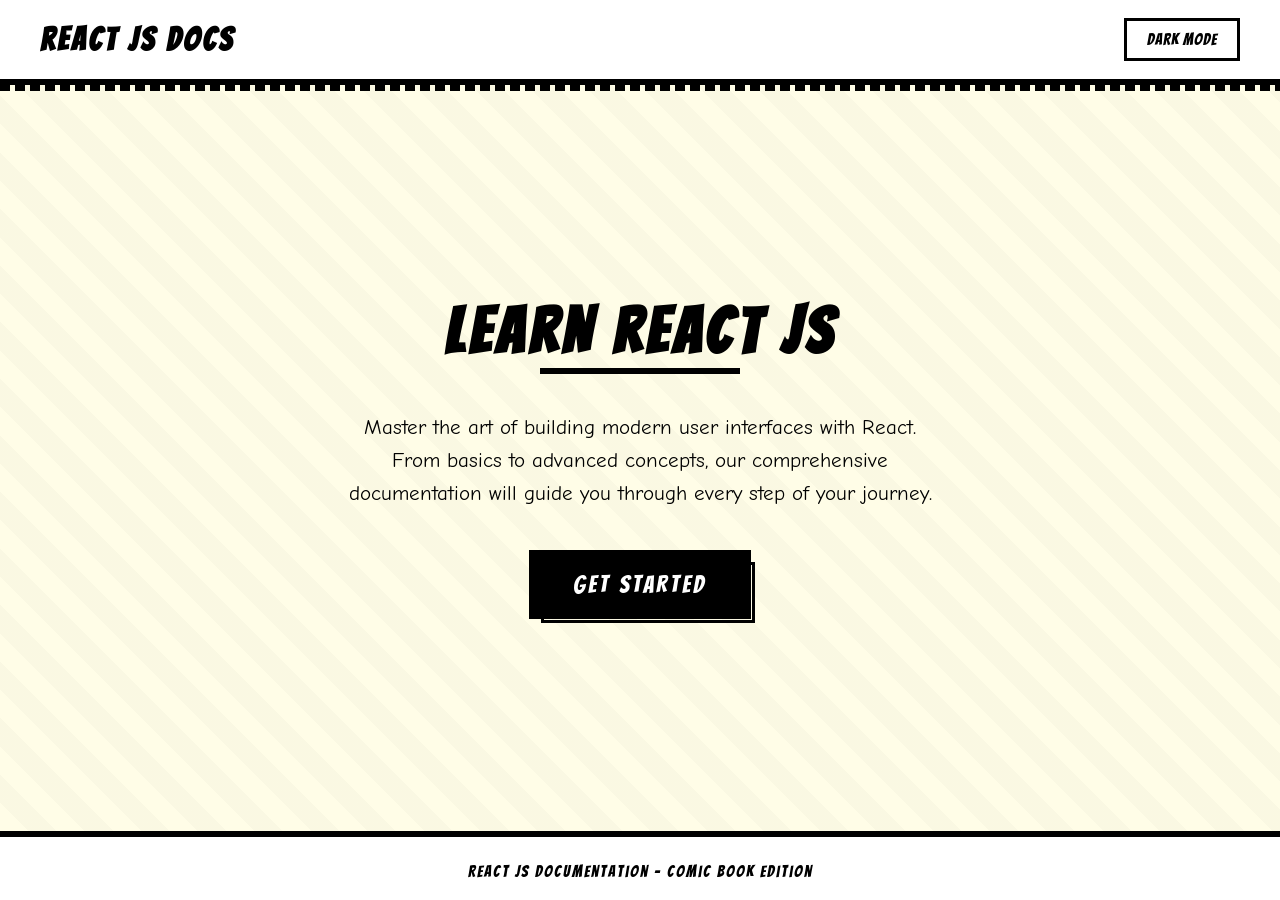
<file: index.html>
<!DOCTYPE html>
<html lang="en">
<head>
    <meta charset="UTF-8">
    <meta name="viewport" content="width=device-width, initial-scale=1.0">
    <title>React JS - Home</title>
    <style>
        @import url('https://fonts.googleapis.com/css2?family=Bangers&family=Comic+Neue:wght@400;700&display=swap');

        * {
            margin: 0;
            padding: 0;
            box-sizing: border-box;
        }

        html, body {
            height: 100%;
            overflow: hidden;
        }

        body {
            font-family: 'Comic Neue', cursive;
            background-color: #FFFDE7;
            color: #000000;
            transition: background-color 0.4s ease, color 0.4s ease;
        }

        body.dark {
            background-color: #1A1A1A;
            color: #E0E0E0;
        }

        .home-container {
            display: flex;
            flex-direction: column;
            height: 100vh;
            overflow-y: auto;
        }

        /* Header */
        .header {
            padding: 12px 15px;
            display: flex;
            justify-content: space-between;
            align-items: center;
            border-bottom: 6px solid #000;
            background-color: #FFF;
            position: relative;
            transition: background-color 0.4s ease, border-color 0.4s ease;
        }

        body.dark .header {
            background-color: #2A2A2A;
            border-color: #444;
        }

        .header::after {
            content: '';
            position: absolute;
            bottom: -12px;
            left: 0;
            right: 0;
            height: 6px;
            background: repeating-linear-gradient(
                90deg,
                #000 0px,
                #000 10px,
                transparent 10px,
                transparent 15px
            );
        }

        body.dark .header::after {
            background: repeating-linear-gradient(
                90deg,
                #444 0px,
                #444 10px,
                transparent 10px,
                transparent 15px
            );
        }

        .header h1 {
            font-family: 'Bangers', cursive;
            font-size: 1.2rem;
            letter-spacing: 2px;
            text-transform: uppercase;
        }

        /* Theme Toggle Button */
        .theme-toggle {
            padding: 8px 16px;
            border: 3px solid #000;
            cursor: pointer;
            font-family: 'Bangers', cursive;
            font-size: 0.85rem;
            letter-spacing: 1px;
            text-transform: uppercase;
            background-color: #FFF;
            color: #000;
            transition: all 0.3s ease;
        }

        body.dark .theme-toggle {
            background-color: #444;
            color: #FFF;
            border-color: #666;
        }

        .theme-toggle:hover {
            transform: rotate(-2deg) scale(1.05);
        }

        /* Hero Section */
        .hero {
            flex: 1;
            display: flex;
            flex-direction: column;
            justify-content: center;
            align-items: center;
            padding: 40px 20px;
            text-align: center;
            position: relative;
        }

        .hero::before {
            content: '';
            position: absolute;
            top: 0;
            left: 0;
            right: 0;
            bottom: 0;
            background: repeating-linear-gradient(
                45deg,
                transparent,
                transparent 20px,
                rgba(0,0,0,0.02) 20px,
                rgba(0,0,0,0.02) 40px
            );
            pointer-events: none;
        }

        body.dark .hero::before {
            background: repeating-linear-gradient(
                45deg,
                transparent,
                transparent 20px,
                rgba(255,255,255,0.01) 20px,
                rgba(255,255,255,0.01) 40px
            );
        }

        .hero-title {
            font-family: 'Bangers', cursive;
            font-size: 2rem;
            letter-spacing: 3px;
            text-transform: uppercase;
            margin-bottom: 15px;
            position: relative;
            display: inline-block;
        }

        .hero-title::after {
            content: '';
            position: absolute;
            bottom: -8px;
            left: 50%;
            transform: translateX(-50%);
            width: 120px;
            height: 4px;
            background-color: #000;
        }

        body.dark .hero-title::after {
            background-color: #555;
        }

        .hero-subtitle {
            font-size: 0.95rem;
            max-width: 400px;
            line-height: 1.6;
            margin-top: 25px;
            margin-bottom: 30px;
        }

        /* CTA Button */
        .cta-button {
            padding: 14px 28px;
            font-family: 'Bangers', cursive;
            font-size: 1.1rem;
            letter-spacing: 2px;
            text-transform: uppercase;
            border: 4px solid #000;
            background-color: #000;
            color: #FFF;
            cursor: pointer;
            position: relative;
            transition: all 0.3s ease;
            text-decoration: none;
        }

        body.dark .cta-button {
            border-color: #555;
            background-color: #333;
        }

        .cta-button::before {
            content: '';
            position: absolute;
            top: 6px;
            left: 6px;
            right: -6px;
            bottom: -6px;
            border: 3px solid #000;
            z-index: -1;
            transition: all 0.3s ease;
        }

        body.dark .cta-button::before {
            border-color: #444;
        }

        .cta-button:hover {
            transform: rotate(-2deg) scale(1.05);
        }

        .cta-button:hover::before {
            transform: translate(-3px, -3px);
        }

        /* Footer */
        .footer {
            padding: 12px 15px;
            border-top: 6px solid #000;
            background-color: #FFF;
            text-align: center;
            font-family: 'Bangers', cursive;
            letter-spacing: 1px;
            font-size: 0.8rem;
            transition: all 0.4s ease;
        }

        body.dark .footer {
            background-color: #2A2A2A;
            border-color: #444;
        }

        .footer::before {
            content: '';
            display: block;
            position: relative;
            top: -18px;
            left: 0;
            right: 0;
            height: 6px;
            background: repeating-linear-gradient(
                90deg,
                #000 0px,
                #000 10px,
                transparent 10px,
                transparent 15px
            );
        }

        body.dark .footer::before {
            background: repeating-linear-gradient(
                90deg,
                #444 0px,
                #444 10px,
                transparent 10px,
                transparent 15px
            );
        }

        /* Tablet */
        @media (min-width: 768px) {
            .header {
                padding: 15px 25px;
            }

            .header h1 {
                font-size: 1.5rem;
            }

            .theme-toggle {
                padding: 10px 20px;
                font-size: 1rem;
            }

            .hero {
                padding: 50px 30px;
            }

            .hero-title {
                font-size: 3rem;
            }

            .hero-subtitle {
                font-size: 1.1rem;
                max-width: 500px;
            }

            .cta-button {
                padding: 16px 35px;
                font-size: 1.3rem;
            }

            .footer {
                padding: 15px 25px;
                font-size: 0.9rem;
            }
        }

        /* Desktop */
        @media (min-width: 1024px) {
            .header {
                padding: 18px 40px;
            }

            .header h1 {
                font-size: 2rem;
                letter-spacing: 3px;
            }

            .theme-toggle {
                padding: 10px 20px;
                font-size: 1rem;
            }

            .hero {
                padding: 60px 40px;
            }

            .hero-title {
                font-size: 4rem;
                letter-spacing: 5px;
            }

            .hero-title::after {
                width: 200px;
                height: 6px;
            }

            .hero-subtitle {
                font-size: 1.3rem;
                max-width: 600px;
                margin-top: 30px;
                margin-bottom: 40px;
            }

            .cta-button {
                padding: 18px 40px;
                font-size: 1.5rem;
                letter-spacing: 3px;
            }

            .cta-button::before {
                top: 8px;
                left: 8px;
                right: -8px;
                bottom: -8px;
            }

            .footer {
                padding: 20px 40px;
                font-size: 1rem;
                letter-spacing: 2px;
            }

            .footer::before {
                top: -26px;
            }
        }

        /* Large Desktop */
        @media (min-width: 1441px) {
            .hero-title {
                font-size: 5rem;
            }

            .hero-subtitle {
                font-size: 1.4rem;
                max-width: 700px;
            }

            .cta-button {
                padding: 20px 50px;
                font-size: 1.7rem;
            }
        }
    </style>
</head>
<body>
    <div class="home-container">
        <header class="header">
            <h1>React JS Docs</h1>
            <button class="theme-toggle" onclick="toggleTheme()">DARK MODE</button>
        </header>

        <section class="hero">
            <h2 class="hero-title">Learn React JS</h2>
            <p class="hero-subtitle">
                Master the art of building modern user interfaces with React. 
                From basics to advanced concepts, our comprehensive documentation 
                will guide you through every step of your journey.
            </p>
            <a href="React_Documentation.html" class="cta-button">Get Started</a>
        </section>

        <footer class="footer">
            React JS Documentation - Comic Book Edition
        </footer>
    </div>

    <script>
        function toggleTheme() {
            document.body.classList.toggle('dark');
            const btn = document.querySelector('.theme-toggle');
            btn.textContent = document.body.classList.contains('dark') ? 'LIGHT MODE' : 'DARK MODE';
         }
    </script>
</body>
</html>
</file>
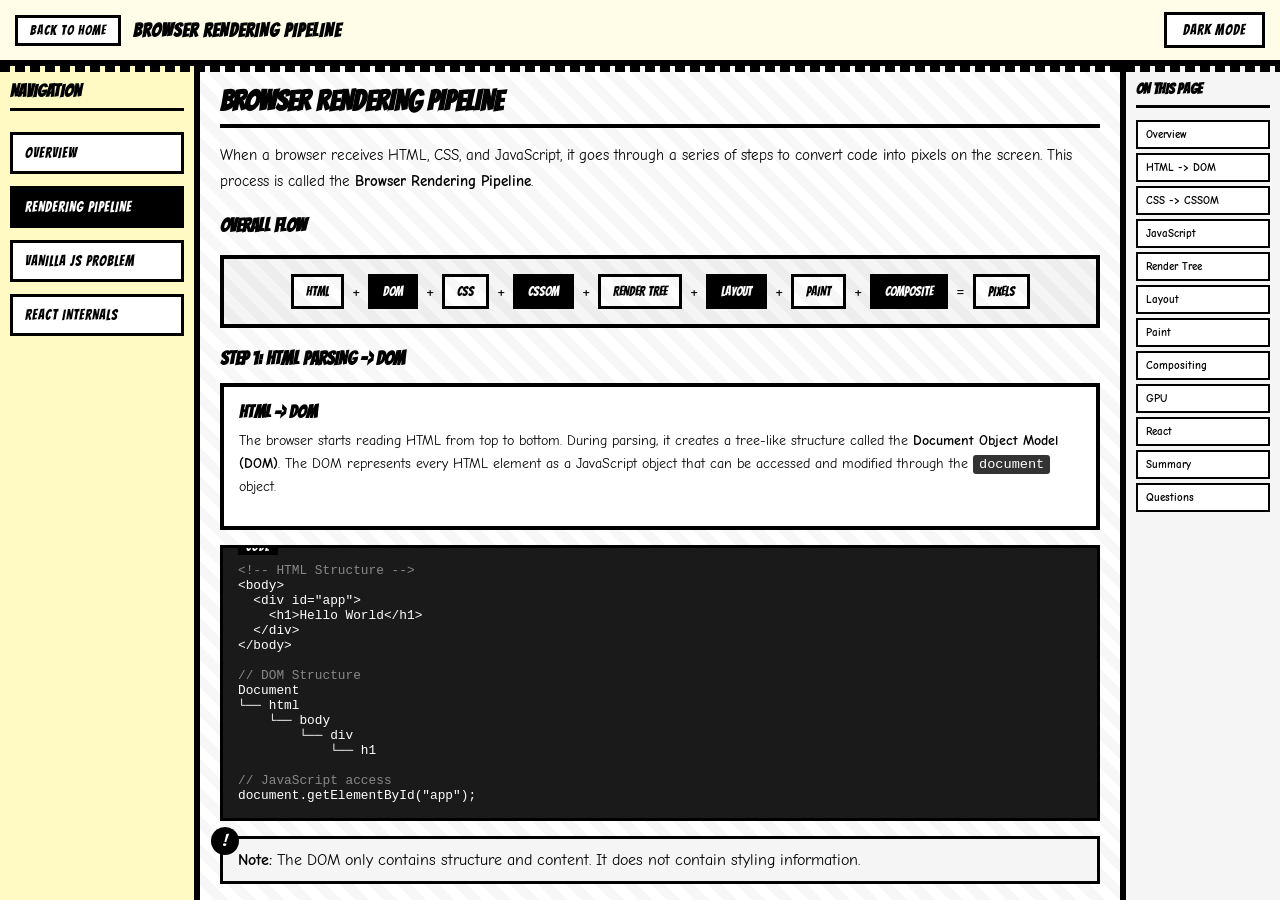
<file: Browser_Rendering_Pipeline.html>
<!DOCTYPE html>
<html lang="en">
<head>
    <meta charset="UTF-8">
    <meta name="viewport" content="width=device-width, initial-scale=1.0">
    <title>Browser Rendering Pipeline</title>
    <style>
        @import url('https://fonts.googleapis.com/css2?family=Bangers&family=Comic+Neue:wght@400;700&display=swap');

        * {
            margin: 0;
            padding: 0;
            box-sizing: border-box;
        }

        html, body {
            height: 100%;
            overflow: hidden;
        }

        body {
            font-family: 'Comic Neue', cursive;
            background-color: #FFFFFF;
            color: #000000;
            transition: background-color 0.4s ease, color 0.4s ease;
        }

        body.dark {
            background-color: #1A1A1A;
            color: #E0E0E0;
        }

        .layout {
            display: flex;
            flex-direction: column;
            height: 100vh;
        }

        .main-wrapper {
            display: flex;
            flex: 1;
            overflow: hidden;
        }

        /* Header */
        .header {
            padding: 12px 15px;
            display: flex;
            justify-content: space-between;
            align-items: center;
            border-bottom: 6px solid #000;
            background-color: #FFFDE7;
            position: relative;
            z-index: 100;
            transition: background-color 0.4s ease, border-color 0.4s ease;
        }

        body.dark .header {
            background-color: #2A2A2A;
            border-color: #444;
        }

        .header::after {
            content: '';
            position: absolute;
            bottom: -12px;
            left: 0;
            right: 0;
            height: 6px;
            background: repeating-linear-gradient(
                90deg,
                #000 0px,
                #000 10px,
                transparent 10px,
                transparent 15px
            );
        }

        body.dark .header::after {
            background: repeating-linear-gradient(
                90deg,
                #444 0px,
                #444 10px,
                transparent 10px,
                transparent 15px
            );
        }

        .header-left {
            display: flex;
            align-items: center;
            gap: 12px;
        }

        /* Hamburger Menu */
        .hamburger {
            display: none;
            flex-direction: column;
            cursor: pointer;
            padding: 5px;
            z-index: 200;
        }

        .hamburger span {
            width: 25px;
            height: 3px;
            background-color: #000;
            margin: 3px 0;
            transition: all 0.3s ease;
            border-radius: 2px;
        }

        body.dark .hamburger span {
            background-color: #FFF;
        }

        .hamburger.active span:nth-child(1) {
            transform: rotate(45deg) translate(5px, 5px);
        }

        .hamburger.active span:nth-child(2) {
            opacity: 0;
        }

        .hamburger.active span:nth-child(3) {
            transform: rotate(-45deg) translate(7px, -6px);
        }

        .back-button {
            padding: 6px 12px;
            border: 3px solid #000;
            cursor: pointer;
            font-family: 'Bangers', cursive;
            font-size: 0.8rem;
            letter-spacing: 1px;
            text-transform: uppercase;
            background-color: #FFF;
            color: #000;
            text-decoration: none;
            transition: all 0.3s ease;
        }

        body.dark .back-button {
            background-color: #444;
            color: #FFF;
            border-color: #666;
        }

        .back-button:hover {
            transform: rotate(-2deg) scale(1.05);
        }

        .header h1 {
            font-family: 'Bangers', cursive;
            font-size: 1.2rem;
            letter-spacing: 1px;
            text-transform: uppercase;
        }

        /* Theme Toggle Button */
        .theme-toggle {
            padding: 8px 16px;
            border: 3px solid #000;
            cursor: pointer;
            font-family: 'Bangers', cursive;
            font-size: 0.85rem;
            letter-spacing: 1px;
            text-transform: uppercase;
            background-color: #FFF;
            color: #000;
            transition: all 0.3s ease;
        }

        body.dark .theme-toggle {
            background-color: #444;
            color: #FFF;
            border-color: #666;
        }

        .theme-toggle:hover {
            transform: rotate(-2deg) scale(1.05);
        }

        /* Left Sidebar */
        .sidebar-left {
            width: 200px;
            min-width: 200px;
            padding: 15px 10px;
            border-right: 6px solid #000;
            background-color: #FFF9C4;
            overflow-y: auto;
            overflow-x: hidden;
            transition: all 0.4s ease;
            scroll-behavior: auto;
        }

        body.dark .sidebar-left {
            background-color: #252525;
            border-color: #444;
        }

        .sidebar-left h2 {
            font-family: 'Bangers', cursive;
            font-size: 1.1rem;
            margin-bottom: 15px;
            padding-bottom: 8px;
            border-bottom: 3px solid #000;
            text-transform: uppercase;
        }

        body.dark .sidebar-left h2 {
            border-color: #555;
        }

        .nav-list {
            list-style: none;
            display: flex;
            flex-direction: column;
        }

        .nav-item {
            padding: 10px 12px;
            margin: 6px 0;
            border: 3px solid #000;
            cursor: pointer;
            font-family: 'Bangers', cursive;
            font-size: 0.9rem;
            letter-spacing: 1px;
            text-transform: uppercase;
            background-color: #FFF;
            transition: background-color 0.3s ease, color 0.3s ease;
            order: 0;
        }

        body.dark .nav-item {
            background-color: #333;
            border-color: #555;
            color: #E0E0E0;
        }

        .nav-item.active {
            background-color: #000;
            color: #FFF;
            order: 0;
        }

        .nav-item:hover {
            background-color: #333;
            color: #FFF;
        }

        /* Main Content */
        .content {
            flex: 1;
            padding: 20px;
            background-color: #FFFFFF;
            overflow-y: auto;
            overflow-x: hidden;
            transition: background-color 0.4s ease;
        }

        body.dark .content {
            background-color: #1E1E1E;
        }

        .content::-webkit-scrollbar {
            width: 8px;
        }

        .content::-webkit-scrollbar-track {
            background: inherit;
        }

        .content::-webkit-scrollbar-thumb {
            background: #000;
            border-radius: 4px;
        }

        body.dark .content::-webkit-scrollbar-thumb {
            background: #555;
        }

        .content h2 {
            font-family: 'Bangers', cursive;
            font-size: 1.6rem;
            margin-bottom: 15px;
            padding-bottom: 8px;
            border-bottom: 4px solid #000;
            text-transform: uppercase;
        }

        body.dark .content h2 {
            border-color: #555;
        }

        .content h3 {
            font-family: 'Bangers', cursive;
            font-size: 1.2rem;
            margin-top: 20px;
            margin-bottom: 10px;
            text-transform: uppercase;
        }

        .content p {
            line-height: 1.7;
            margin-bottom: 12px;
            font-size: 0.95rem;
        }

        .content ul {
            margin: 10px 0;
            padding-left: 20px;
        }

        .content li {
            margin: 5px 0;
            font-size: 0.9rem;
        }

        .content strong {
            font-weight: 700;
        }

        .content code {
            background-color: #333;
            color: #FFF;
            padding: 2px 6px;
            border-radius: 3px;
            font-family: 'Courier New', monospace;
            font-size: 0.85rem;
        }

        body.dark .content code {
            background-color: #555;
        }

        /* Flow Diagram */
        .flow-diagram {
            display: flex;
            flex-wrap: wrap;
            justify-content: center;
            gap: 8px;
            margin: 20px 0;
            padding: 15px;
            border: 4px solid #000;
            background-color: #F5F5F5;
        }

        body.dark .flow-diagram {
            background-color: #222;
            border-color: #555;
        }

        .flow-box {
            padding: 8px 12px;
            border: 3px solid #000;
            font-family: 'Bangers', cursive;
            font-size: 0.8rem;
            text-transform: uppercase;
            background-color: #FFF;
            text-align: center;
        }

        body.dark .flow-box {
            background-color: #333;
            border-color: #555;
        }

        .flow-box.highlight {
            background-color: #000;
            color: #FFF;
        }

        body.dark .flow-box.highlight {
            background-color: #666;
            border-color: #888;
        }

        .flow-arrow {
            font-size: 1.2rem;
            display: flex;
            align-items: center;
        }

        /* Pipeline Step Card */
        .pipeline-step {
            padding: 15px;
            border: 4px solid #000;
            position: relative;
            background-color: #FFF;
            margin: 15px 0;
        }

        body.dark .pipeline-step {
            background-color: #2A2A2A;
            border-color: #555;
        }

        .pipeline-step::before {
            content: '';
            position: absolute;
            top: 6px;
            left: 6px;
            right: -6px;
            bottom: -6px;
            border: 3px solid #000;
            z-index: -1;
        }

        body.dark .pipeline-step::before {
            border-color: #444;
        }

        .pipeline-step h4 {
            font-family: 'Bangers', cursive;
            font-size: 1.1rem;
            margin-bottom: 8px;
            text-transform: uppercase;
        }

        .pipeline-step p {
            font-size: 0.9rem;
            line-height: 1.6;
        }

        /* Code Block */
        .code-block {
            background-color: #1A1A1A;
            color: #FFF;
            padding: 15px;
            border: 3px solid #000;
            margin: 12px 0;
            font-family: 'Courier New', monospace;
            font-size: 0.8rem;
            overflow-x: auto;
            position: relative;
            white-space: pre-wrap;
        }

        body.dark .code-block {
            border-color: #555;
        }

        .code-block::before {
            content: 'CODE';
            position: absolute;
            top: -10px;
            left: 15px;
            background-color: #000;
            color: #FFF;
            padding: 2px 8px;
            font-family: 'Bangers', cursive;
            font-size: 0.75rem;
            letter-spacing: 1px;
        }

        .code-block .comment {
            color: #888;
        }

        .code-block .keyword {
            color: #DDD;
        }

        .code-block .string {
            color: #AAA;
        }

        /* Info Box */
        .info-box {
            padding: 12px 15px;
            border: 3px solid #000;
            margin: 15px 0;
            position: relative;
            background-color: #F5F5F5;
        }

        body.dark .info-box {
            background-color: #2A2A2A;
            border-color: #555;
        }

        .info-box::before {
            content: '!';
            position: absolute;
            top: -12px;
            left: -12px;
            width: 28px;
            height: 28px;
            background-color: #000;
            color: #FFF;
            border-radius: 50%;
            display: flex;
            align-items: center;
            justify-content: center;
            font-family: 'Bangers', cursive;
            font-size: 1rem;
        }

        /* Performance Box */
        .perf-box {
            padding: 12px 15px;
            border: 3px solid #000;
            margin: 15px 0;
            background-color: #E8E8E8;
        }

        body.dark .perf-box {
            background-color: #333;
            border-color: #666;
        }

        .perf-box h4 {
            font-family: 'Bangers', cursive;
            font-size: 1rem;
            margin-bottom: 8px;
            text-transform: uppercase;
        }

        .perf-fast {
            border-left: 8px solid #000;
        }

        body.dark .perf-fast {
            border-left-color: #888;
        }

        .perf-medium {
            border-left: 8px solid #666;
        }

        .perf-slow {
            border-left: 8px solid #333;
        }

        /* Right Sidebar */
        .sidebar-right {
            width: 160px;
            min-width: 160px;
            padding: 15px 10px;
            border-left: 6px solid #000;
            background-color: #F5F5F5;
            overflow: hidden;
        }

        body.dark .sidebar-right {
            background-color: #252525;
            border-color: #444;
        }

        .sidebar-right h3 {
            font-family: 'Bangers', cursive;
            font-size: 0.95rem;
            margin-bottom: 12px;
            padding-bottom: 8px;
            border-bottom: 3px solid #000;
            text-transform: uppercase;
        }

        body.dark .sidebar-right h3 {
            border-color: #555;
        }

        .toc-list {
            list-style: none;
        }

        .toc-item {
            padding: 6px 8px;
            margin: 4px 0;
            font-size: 0.7rem;
            cursor: pointer;
            border: 2px solid #000;
            font-family: 'Comic Neue', cursive;
            font-weight: 700;
            transition: all 0.3s ease;
            background-color: #FFF;
        }

        body.dark .toc-item {
            background-color: #333;
            border-color: #555;
            color: #E0E0E0;
        }

        .toc-item:hover {
            background-color: #000;
            color: #FFF;
            transform: translateX(3px);
        }

        .toc-item.sub {
            padding-left: 12px;
            font-size: 0.65rem;
            border-style: dashed;
        }

        /* Action lines effect */
        .action-lines {
            position: relative;
        }

        .action-lines::before {
            content: '';
            position: absolute;
            top: 0;
            left: 0;
            right: 0;
            bottom: 0;
            background: repeating-linear-gradient(
                45deg,
                transparent,
                transparent 10px,
                rgba(0,0,0,0.03) 10px,
                rgba(0,0,0,0.03) 20px
            );
            pointer-events: none;
        }

        body.dark .action-lines::before {
            background: repeating-linear-gradient(
                45deg,
                transparent,
                transparent 10px,
                rgba(255,255,255,0.02) 10px,
                rgba(255,255,255,0.02) 20px
            );
        }

        /* Mobile Overlay */
        .sidebar-overlay {
            display: none;
            position: fixed;
            top: 0;
            left: 0;
            right: 0;
            bottom: 0;
            background-color: rgba(0,0,0,0.5);
            z-index: 150;
            opacity: 0;
            transition: opacity 0.3s ease;
        }

        .sidebar-overlay.active {
            display: block;
            opacity: 1;
        }

        /* Mobile */
        @media (max-width: 768px) {
            .hamburger {
                display: flex;
            }

            .back-button {
                display: none;
            }

            .sidebar-left {
                position: fixed;
                top: 0;
                left: -250px;
                width: 250px;
                height: 100vh;
                z-index: 160;
                padding-top: 70px;
                transition: left 0.3s ease;
            }

            .sidebar-left.active {
                left: 0;
            }

            .sidebar-right {
                display: none;
            }

            .content {
                padding: 15px;
            }

            .content h2 {
                font-size: 1.3rem;
            }

            .flow-diagram {
                flex-direction: column;
                align-items: center;
            }

            .flow-arrow {
                transform: rotate(90deg);
            }

            .header h1 {
                font-size: 1rem;
            }
        }

        /* Tablet */
        @media (min-width: 769px) and (max-width: 1024px) {
            .sidebar-left {
                width: 180px;
                min-width: 180px;
            }

            .sidebar-right {
                width: 150px;
                min-width: 150px;
            }
        }

        /* Desktop */
        @media (min-width: 1025px) and (max-width: 1440px) {
            .content h2 {
                font-size: 1.8rem;
            }
        }

        /* Large Desktop */
        @media (min-width: 1441px) {
            .sidebar-left {
                width: 240px;
                min-width: 240px;
            }

            .sidebar-right {
                width: 220px;
                min-width: 220px;
            }

            .content {
                max-width: 1000px;
            }

            .content h2 {
                font-size: 2.2rem;
            }
        }
    </style>
</head>
<body>
    <div class="layout">
        <header class="header">
            <div class="header-left">
                <div class="hamburger" onclick="toggleSidebar()">
                    <span></span>
                    <span></span>
                    <span></span>
                </div>
                <a href="index.html" class="back-button">Back to Home</a>
                <h1>Browser Rendering Pipeline</h1>
            </div>
            <button class="theme-toggle" onclick="toggleTheme()">DARK MODE</button>
        </header>

        <div class="sidebar-overlay" onclick="toggleSidebar()"></div>

        <div class="main-wrapper">
            <aside class="sidebar-left">
                <h2>Navigation</h2>
                <ul class="nav-list">
                    <li class="nav-item" onclick="setActive(this); window.location.href='React_Documentation.html'">Overview</li>
                    <li class="nav-item active" onclick="setActive(this)">Rendering Pipeline</li>
                    <li class="nav-item" onclick="setActive(this); window.location.href='Vanilla_JS_Problem.html'">Vanilla JS Problem</li>
                    <li class="nav-item" onclick="setActive(this); window.location.href='React_Internals.html'">React Internals</li>
                </ul>
            </aside>

            <main class="content action-lines">
                <h2 id="overview">Browser Rendering Pipeline</h2>
                
                <p>
                    When a browser receives HTML, CSS, and JavaScript, it goes through a series of steps 
                    to convert code into pixels on the screen. This process is called the 
                    <strong>Browser Rendering Pipeline</strong>.
                </p>

                <h3>Overall Flow</h3>

                <div class="flow-diagram">
                    <div class="flow-box">HTML</div>
                    <span class="flow-arrow">+</span>
                    <div class="flow-box highlight">DOM</div>
                    <span class="flow-arrow">+</span>
                    <div class="flow-box">CSS</div>
                    <span class="flow-arrow">+</span>
                    <div class="flow-box highlight">CSSOM</div>
                    <span class="flow-arrow">+</span>
                    <div class="flow-box">Render Tree</div>
                    <span class="flow-arrow">+</span>
                    <div class="flow-box highlight">Layout</div>
                    <span class="flow-arrow">+</span>
                    <div class="flow-box">Paint</div>
                    <span class="flow-arrow">+</span>
                    <div class="flow-box highlight">Composite</div>
                    <span class="flow-arrow">=</span>
                    <div class="flow-box">Pixels</div>
                </div>

                <!-- Step 1 -->
                <h3 id="step1">Step 1: HTML Parsing -> DOM</h3>
                
                <div class="pipeline-step">
                    <h4>HTML -> DOM</h4>
                    <p>
                        The browser starts reading HTML from top to bottom. During parsing, it creates a 
                        tree-like structure called the <strong>Document Object Model (DOM)</strong>. The DOM 
                        represents every HTML element as a JavaScript object that can be accessed and 
                        modified through the <code>document</code> object.
                    </p>
                </div>

                <div class="code-block"><span class="comment">&lt;!-- HTML Structure --&gt;</span>
&lt;body&gt;
  &lt;div id="app"&gt;
    &lt;h1&gt;Hello World&lt;/h1&gt;
  &lt;/div&gt;
&lt;/body&gt;

<span class="comment">// DOM Structure</span>
Document
└── html
    └── body
        └── div
            └── h1

<span class="comment">// JavaScript access</span>
document.getElementById("app");</div>

                <div class="info-box">
                    <strong>Note:</strong> The DOM only contains structure and content. It does not contain styling information.
                </div>

                <!-- Step 2 -->
                <h3 id="step2">Step 2: CSS Parsing -> CSSOM</h3>
                
                <div class="pipeline-step">
                    <h4>CSS -> CSSOM</h4>
                    <p>
                        The browser downloads and parses CSS files. It converts all CSS rules into another 
                        tree called the <strong>CSS Object Model (CSSOM)</strong>. Unlike the DOM, the CSSOM 
                        contains styling information only.
                    </p>
                </div>

                <div class="code-block"><span class="comment">/* CSS Example */</span>
h1 {
  color: blue;
  font-size: 24px;
}

<span class="comment">// CSSOM stores:</span>
- Selectors
- Specificity
- Inheritance rules
- Computed styles</div>

                <!-- Step 3 -->
                <h3 id="step3">Step 3: JavaScript Execution</h3>
                
                <div class="pipeline-step">
                    <h4>JavaScript Modifies DOM & CSSOM</h4>
                    <p>
                        JavaScript can modify both the DOM and CSSOM. Because JavaScript can change HTML 
                        and CSS, the browser often pauses rendering while executing synchronous JavaScript. 
                        This is why large JavaScript files can delay page rendering.
                    </p>
                </div>

                <div class="code-block"><span class="comment">// JavaScript can change content</span>
document.querySelector("h1").textContent = "New Text";

<span class="comment">// This can trigger re-rendering</span></div>

                <!-- Step 4 -->
                <h3 id="step4">Step 4: DOM + CSSOM -> Render Tree</h3>
                
                <div class="pipeline-step">
                    <h4>Render Tree Construction</h4>
                    <p>
                        The browser combines the DOM and CSSOM to create the <strong>Render Tree</strong>. 
                        The Render Tree contains only elements that need visual rendering.
                    </p>
                </div>

                <div class="code-block"><span class="comment">&lt;!-- Example --&gt;</span>
&lt;div&gt;Hello&lt;/div&gt;
&lt;div style="display:none"&gt;Hidden&lt;/div&gt;

<span class="comment">// Second div is excluded from Render Tree</span>

<span class="comment">// Important:</span>
- display: none  -> Removed from Render Tree
- visibility: hidden -> Present but invisible</div>

                <!-- Step 5 -->
                <h3 id="step5">Step 5: Layout (Reflow)</h3>
                
                <div class="pipeline-step">
                    <h4>Calculate Positions</h4>
                    <p>
                        Once the Render Tree is ready, the browser calculates width, height, position, 
                        margins, padding, and borders for every visible element. This process is called 
                        <strong>Layout</strong> or <strong>Reflow</strong>.
                    </p>
                </div>

                <div class="code-block"><span class="comment">/* Layout Calculation Example */</span>
.container { width: 500px; }
.box { width: 50%; }

<span class="comment">// Browser calculates:</span>
50% of 500px = 250px

<span class="comment">// Properties that trigger Layout:</span>
width, height, margin, padding,
font-size, display, position</div>

                <div class="info-box">
                    <strong>Note:</strong> Layout is expensive because changing one element may require 
                    recalculating many others.
                </div>

                <!-- Step 6 -->
                <h3 id="step6">Step 6: Paint</h3>
                
                <div class="pipeline-step">
                    <h4>Fill Pixels</h4>
                    <p>
                        After positions are known, the browser paints visual details including text, colors, 
                        borders, shadows, images, gradients, and backgrounds. Paint converts instructions 
                        into drawing commands. Layout already decided where elements go.
                    </p>
                </div>

                <div class="code-block"><span class="comment">/* Paint draws these visual properties */</span>
.box {
  background: blue;
  border: 2px solid black;
  box-shadow: 2px 2px 5px gray;
}

<span class="comment">// Paint includes:</span>
- Text, Colors, Borders
- Shadows, Images
- Gradients, Backgrounds</div>

                <!-- Step 7 -->
                <h3 id="step7">Step 7: Compositing</h3>
                
                <div class="pipeline-step">
                    <h4>Layer Assembly</h4>
                    <p>
                        Modern browsers split the page into multiple layers (fixed elements, transform 
                        animations, opacity animations, video, canvas). Each layer is painted separately, 
                        then the browser combines all layers into the final image. This is called 
                        <strong>Compositing</strong>.
                    </p>
                </div>

                <div class="flow-diagram" style="flex-direction: column; align-items: center;">
                    <div class="flow-box">Layer 1</div>
                    <span class="flow-arrow">+</span>
                    <div class="flow-box">Layer 2</div>
                    <span class="flow-arrow">+</span>
                    <div class="flow-box">Layer N</div>
                    <span class="flow-arrow">=</span>
                    <div class="flow-box highlight">Final Frame</div>
                </div>

                <!-- GPU -->
                <h3 id="gpu">GPU Acceleration</h3>
                
                <div class="pipeline-step">
                    <h4>Hardware Acceleration</h4>
                    <p>
                        Certain CSS properties can be handled almost entirely by the GPU. The best examples 
                        are <code>transform</code> and <code>opacity</code>. These typically skip Layout 
                        and Paint, only requiring Compositing, making animations much smoother.
                    </p>
                </div>

                <div class="perf-box perf-fast">
                    <h4>Fastest - Only Composite</h4>
                    <p><code>transform</code>, <code>opacity</code></p>
                </div>

                <div class="perf-box perf-medium">
                    <h4>Medium - Paint + Composite</h4>
                    <p><code>background-color</code>, <code>color</code>, <code>box-shadow</code></p>
                </div>

                <div class="perf-box perf-slow">
                    <h4>Slow - Layout + Paint + Composite</h4>
                    <p><code>width</code>, <code>height</code>, <code>margin</code>, <code>padding</code>, <code>top</code>, <code>left</code>, <code>font-size</code>, <code>display</code></p>
                </div>

                <!-- React -->
                <h3 id="react">React & Rendering Pipeline</h3>
                
                <div class="pipeline-step">
                    <h4>What Happens When React Updates UI?</h4>
                    <p>
                        React updates the Virtual DOM first, then compares old vs new Virtual DOM (Reconciliation). 
                        React then updates only the necessary real DOM nodes. After DOM changes, the browser 
                        runs parts of the rendering pipeline again.
                    </p>
                </div>

                <div class="flow-diagram">
                    <div class="flow-box">DOM Change</div>
                    <span class="flow-arrow">+</span>
                    <div class="flow-box highlight">Render Tree</div>
                    <span class="flow-arrow">+</span>
                    <div class="flow-box">Layout</div>
                    <span class="flow-arrow">+</span>
                    <div class="flow-box highlight">Paint</div>
                    <span class="flow-arrow">+</span>
                    <div class="flow-box">Composite</div>
                </div>

                <div class="info-box">
                    <strong>Note:</strong> The browser does not necessarily repeat the entire pipeline from 
                    scratch. It performs only the minimum work required.
                </div>

                <!-- Summary -->
                <h3 id="summary">Final Summary</h3>
                
                <div class="pipeline-step">
                    <h4>10 Key Points</h4>
                    <p>
                        1. Browser parses HTML -> DOM<br>
                        2. Browser parses CSS -> CSSOM<br>
                        3. JavaScript executes and may modify DOM/CSSOM<br>
                        4. DOM + CSSOM -> Render Tree<br>
                        5. Layout calculates size and position<br>
                        6. Paint draws pixels<br>
                        7. Composite combines layers<br>
                        8. GPU helps composite layers efficiently<br>
                        9. React minimizes DOM changes, reducing rendering work<br>
                        10. <code>transform</code> and <code>opacity</code> are most performant for animations
                    </p>
                </div>

                <!-- Questions Section -->
                <h3 id="questions">Questions to Think About</h3>

                <div class="pipeline-step" style="border-color: #333;">
                    <h4>Q1</h4>
                    <p>
                        Every time you manipulate the DOM, does it lead to re-rendering or recalculate?
                    </p>
                </div>

                <div class="pipeline-step" style="border-color: #333;">
                    <h4>Q2</h4>
                    <p>
                        Is re-rendering equal to refresh?
                    </p>
                </div>

                <div class="pipeline-step" style="border-color: #333;">
                    <h4>Q3</h4>
                    <p>
                        Does one small thing lead to the whole DOM recalculate and repaint?
                    </p>
                </div>
            </main>

            <aside class="sidebar-right">
                <h3>On This Page</h3>
                <ul class="toc-list">
                    <li class="toc-item" onclick="scrollToSection('overview')">Overview</li>
                    <li class="toc-item" onclick="scrollToSection('step1')">HTML -> DOM</li>
                    <li class="toc-item" onclick="scrollToSection('step2')">CSS -> CSSOM</li>
                    <li class="toc-item" onclick="scrollToSection('step3')">JavaScript</li>
                    <li class="toc-item" onclick="scrollToSection('step4')">Render Tree</li>
                    <li class="toc-item" onclick="scrollToSection('step5')">Layout</li>
                    <li class="toc-item" onclick="scrollToSection('step6')">Paint</li>
                    <li class="toc-item" onclick="scrollToSection('step7')">Compositing</li>
                    <li class="toc-item" onclick="scrollToSection('gpu')">GPU</li>
                    <li class="toc-item" onclick="scrollToSection('react')">React</li>
                    <li class="toc-item" onclick="scrollToSection('summary')">Summary</li>
                    <li class="toc-item" onclick="scrollToSection('questions')">Questions</li>
                </ul>
            </aside>
        </div>
    </div>

    <script>
        function toggleTheme() {
            document.body.classList.toggle('dark');
            const btn = document.querySelector('.theme-toggle');
            if (document.body.classList.contains('dark')) {
                btn.textContent = 'LIGHT MODE';
            } else {
                btn.textContent = 'DARK MODE';
            }
        }

        function toggleSidebar() {
            const sidebar = document.querySelector('.sidebar-left');
            const hamburger = document.querySelector('.hamburger');
            const overlay = document.querySelector('.sidebar-overlay');
            
            sidebar.classList.toggle('active');
            hamburger.classList.toggle('active');
            overlay.classList.toggle('active');
        }

        function setActive(element) {
            document.querySelectorAll('.nav-item').forEach(item => {
                item.classList.remove('active');
            });
            element.classList.add('active');
            
            if (window.innerWidth <= 768) {
                toggleSidebar();
            }
        }

        window.addEventListener('load', function() {
            const sidebar = document.querySelector('.sidebar-left');
            if (sidebar) {
                sidebar.scrollTop = 0;
            }
        });

        function scrollToSection(id) {
            const element = document.getElementById(id);
            const contentArea = document.querySelector('.content');
            if (element && contentArea) {
                const elementPosition = element.offsetTop;
                contentArea.scrollTo({
                    top: elementPosition,
                    behavior: 'smooth'
                });
            }
        }
    </script>
</body>
</html>
</file>
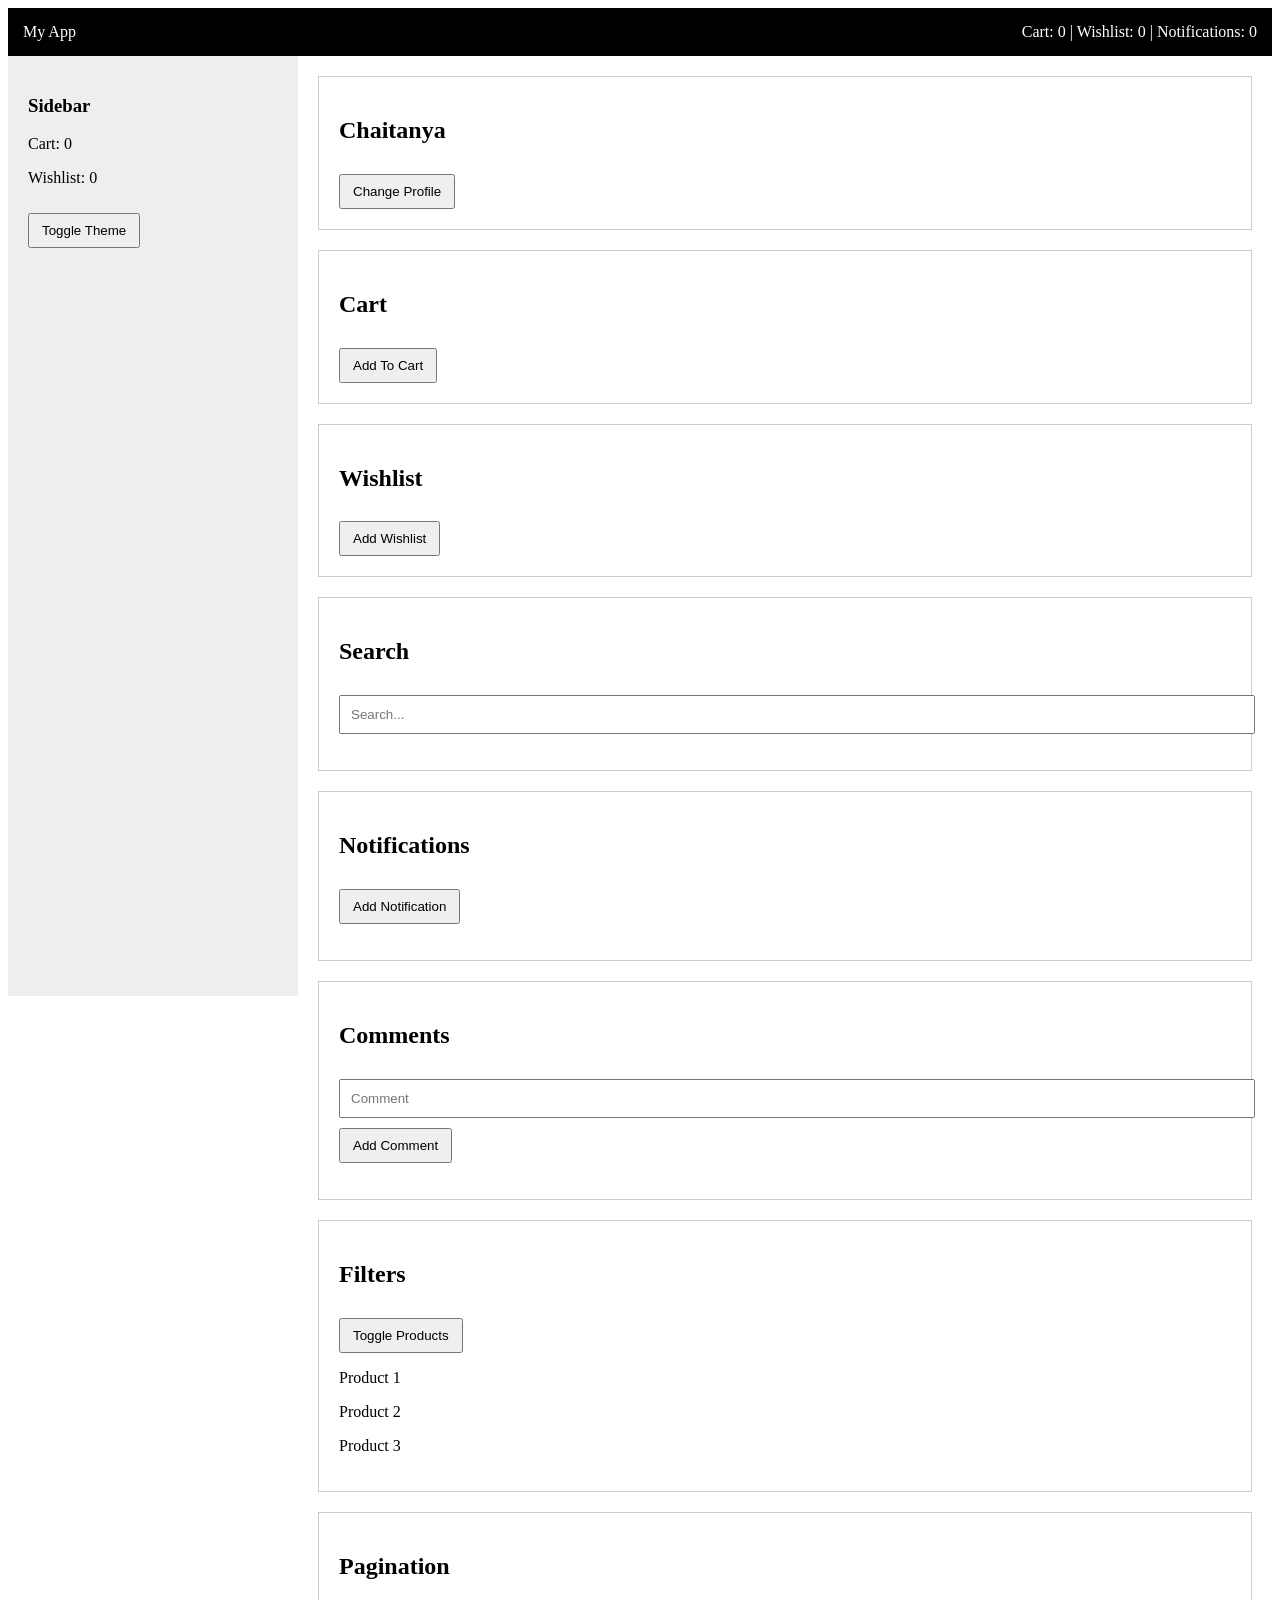
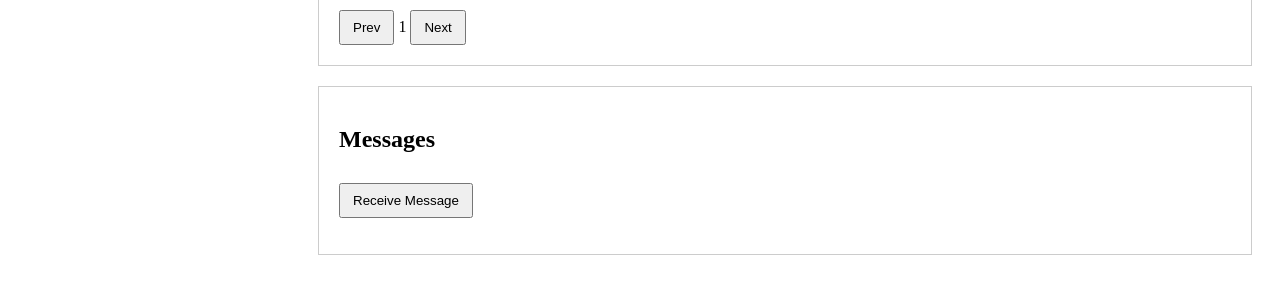
<file: Demo_VanillaJS_problem.html>
<!DOCTYPE html>
<html lang="en">
<head>
  <meta charset="UTF-8">
  <meta name="viewport" content="width=device-width, initial-scale=1.0">

  <title>Vanilla JS Problems</title>

  <style>
v 
    body{
      font-family: Arial;
      margin:0;
    }

    .navbar{
      background:black;
      color:white;
      padding:15px;
      display:flex;
      justify-content:space-between;
    }

    .layout{
      display:flex;
    }

    .sidebar{
      width:250px;
      background:#eee;
      padding:20px;
      height:100vh;
    }

    .main{
      flex:1;
      padding:20px;
    }

    .card{
      border:1px solid #ccc;
      padding:20px;
      margin-bottom:20px;
    }

    .hidden{
      display:none;
    }

    .dark{
      background:#111;
      color:white;
    }

    button{
      padding:8px 12px;
      margin-top:10px;
    }

    input{
      padding:10px;
      width:100%;
      margin-top:10px;
    }

  </style>
</head>
<body>

  <!-- NAVBAR -->

  <div class="navbar">

    <div>My App</div>

    <div>

      Cart:
      <span id="navbarCart">
        0
      </span>

      |

      Wishlist:
      <span id="navbarWishlist">
        0
      </span>

      |

      Notifications:
      <span id="navbarNotification">
        0
      </span>

    </div>

  </div>

  <div class="layout">

    <!-- SIDEBAR -->

    <div class="sidebar">

      <h3>Sidebar</h3>

      <p>
        Cart:
        <span id="sidebarCart">
          0
        </span>
      </p>

      <p>
        Wishlist:
        <span id="sidebarWishlist">
          0
        </span>
      </p>

      <button id="themeBtn">
        Toggle Theme
      </button>

    </div>

    <!-- MAIN -->

    <div class="main">

      <!-- PROFILE -->

      <div class="card">

        <h2 id="profileName">
          Chaitanya
        </h2>

        <button id="profileBtn">
          Change Profile
        </button>

      </div>

      <!-- CART -->

      <div class="card">

        <h2>Cart</h2>

        <button id="cartBtn">
          Add To Cart
        </button>

      </div>

      <!-- WISHLIST -->

      <div class="card">

        <h2>Wishlist</h2>

        <button id="wishlistBtn">
          Add Wishlist
        </button>

      </div>

      <!-- SEARCH -->

      <div class="card">

        <h2>Search</h2>

        <input
          type="text"
          id="searchInput"
          placeholder="Search..."
        />

        <p id="searchOutput"></p>

      </div>

      <!-- NOTIFICATIONS -->

      <div class="card">

        <h2>Notifications</h2>

        <button id="notifyBtn">
          Add Notification
        </button>

        <ul id="notificationList"></ul>

      </div>

      <!-- COMMENTS -->

      <div class="card">

        <h2>Comments</h2>

        <input
          type="text"
          id="commentInput"
          placeholder="Comment"
        />

        <button id="commentBtn">
          Add Comment
        </button>

        <ul id="commentList"></ul>

      </div>

      <!-- FILTER -->

      <div class="card">

        <h2>Filters</h2>

        <button id="filterBtn">
          Toggle Products
        </button>

        <div id="products">

          <p>Product 1</p>
          <p>Product 2</p>
          <p>Product 3</p>

        </div>

      </div>

      <!-- PAGINATION -->

      <div class="card">

        <h2>Pagination</h2>

        <button id="prevBtn">
          Prev
        </button>

        <span id="page">
          1
        </span>

        <button id="nextBtn">
          Next
        </button>

      </div>

      <!-- MESSAGES -->

      <div class="card">

        <h2>Messages</h2>

        <button id="messageBtn">
          Receive Message
        </button>

        <ul id="messageList"></ul>

      </div>

    </div>

  </div>

  <script >
    // GLOBAL VARIABLES

let cart = 0;
let wishlist = 0;
let notification = 0;
let page = 1;


// PROFILE

document
  .getElementById("profileBtn")
  .addEventListener("click", () => {

    document
      .getElementById("profileName")
      .innerText =
      "Rahul";
});



// CART

document
  .getElementById("cartBtn")
  .addEventListener("click", () => {

    cart++;

    // ONLY NAVBAR UPDATED

    document
      .getElementById("navbarCart")
      .innerText =
      cart;

    // SIDEBAR NOT UPDATED
});



// WISHLIST

document
  .getElementById("wishlistBtn")
  .addEventListener("click", () => {

    wishlist++;

    // ONLY SIDEBAR UPDATED

    document
      .getElementById("sidebarWishlist")
      .innerText =
      wishlist;

    // NAVBAR NOT UPDATED
});



// SEARCH

document
  .getElementById("searchInput")
  .addEventListener("input", (e) => {

    document
      .getElementById("searchOutput")
      .innerText =
      e.target.value;
});



// NOTIFICATION

document
  .getElementById("notifyBtn")
  .addEventListener("click", () => {

    notification++;

    // ONLY LIST UPDATED

    const li =
      document.createElement("li");

    li.innerText =
      `Notification ${notification}`;

    document
      .getElementById("notificationList")
      .appendChild(li);

    // NAVBAR COUNT NOT UPDATED
});



// COMMENTS

document
  .getElementById("commentBtn")
  .addEventListener("click", () => {

    const input =
      document.getElementById(
        "commentInput"
      );

    const li =
      document.createElement("li");

    li.innerText =
      input.value;

    document
      .getElementById("commentList")
      .appendChild(li);

    // INPUT NOT CLEARED
});



// FILTER

document
  .getElementById("filterBtn")
  .addEventListener("click", () => {

    document
      .getElementById("products")
      .classList.toggle("hidden");
});



// PAGINATION

document
  .getElementById("nextBtn")
  .addEventListener("click", () => {

    page++;

    document
      .getElementById("page")
      .innerText =
      page;
});



document
  .getElementById("prevBtn")
  .addEventListener("click", () => {

    page--;

    document
      .getElementById("page")
      .innerText =
      page;

    // NEGATIVE PAGE POSSIBLE
});



// THEME

document
  .getElementById("themeBtn")
  .addEventListener("click", () => {

    document.body
      .classList.toggle("dark");

    // SOME COMPONENTS MAY LOOK BROKEN
});



// MESSAGE

document
  .getElementById("messageBtn")
  .addEventListener("click", () => {

    const li =
      document.createElement("li");

    li.innerText =
      "New Message";

    document
      .getElementById("messageList")
      .appendChild(li);
});
  </script>

</body>
</html>
</file>
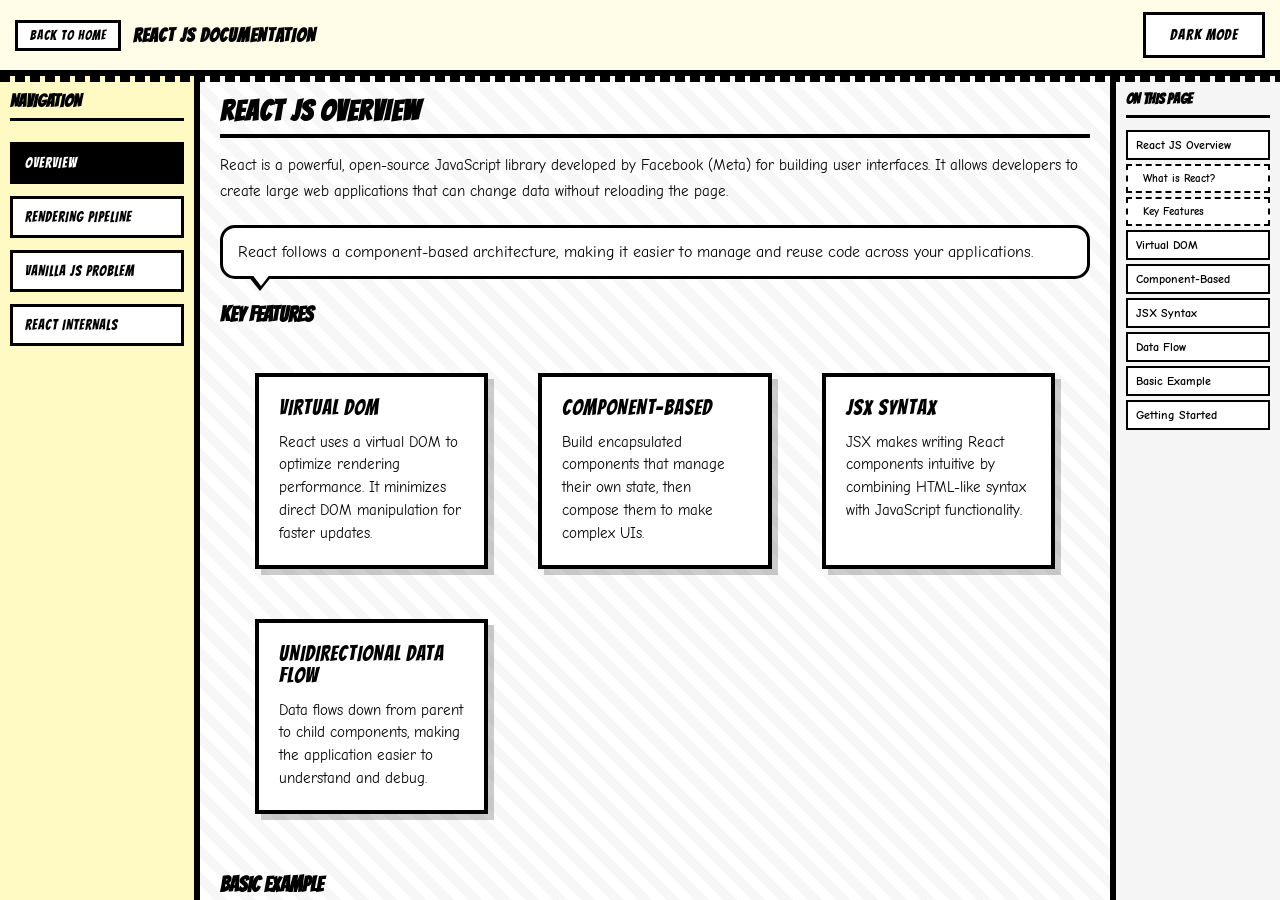
<file: React_Documentation.html>
<!DOCTYPE html>
<html lang="en">
<head>
    <meta charset="UTF-8">
    <meta name="viewport" content="width=device-width, initial-scale=1.0">
    <title>React JS Documentation</title>
    <link rel="stylesheet" href="theme.css">
    <style>
        @import url('https://fonts.googleapis.com/css2?family=Bangers&family=Comic+Neue:wght@400;700&display=swap');

        * {
            margin: 0;
            padding: 0;
            box-sizing: border-box;
        }

        html, body {
            height: 100%;
            overflow: hidden;
        }

        body {
            font-family: 'Comic Neue', cursive;
            background-color: #FFFFFF;
            color: #000000;
            transition: background-color 0.4s ease, color 0.4s ease;
        }

        body.dark {
            background-color: #1A1A1A;
            color: #E0E0E0;
        }

        .layout {
            display: flex;
            flex-direction: column;
            height: 100vh;
        }

        .main-wrapper {
            display: flex;
            flex: 1;
            overflow: hidden;
        }

        /* Header */
        .header {
            padding: 12px 15px;
            display: flex;
            justify-content: space-between;
            align-items: center;
            border-bottom: 6px solid #000;
            background-color: #FFFDE7;
            position: relative;
            z-index: 100;
            transition: background-color 0.4s ease, border-color 0.4s ease;
        }

        body.dark .header {
            background-color: #2A2A2A;
            border-color: #444;
        }

        .header::after {
            content: '';
            position: absolute;
            bottom: -12px;
            left: 0;
            right: 0;
            height: 6px;
            background: repeating-linear-gradient(
                90deg,
                #000 0px,
                #000 10px,
                transparent 10px,
                transparent 15px
            );
        }

        body.dark .header::after {
            background: repeating-linear-gradient(
                90deg,
                #444 0px,
                #444 10px,
                transparent 10px,
                transparent 15px
            );
        }

        .header-left {
            display: flex;
            align-items: center;
            gap: 12px;
        }

        /* Hamburger Menu */
        .hamburger {
            display: none;
            flex-direction: column;
            cursor: pointer;
            padding: 5px;
            z-index: 200;
        }

        .hamburger span {
            width: 25px;
            height: 3px;
            background-color: #000;
            margin: 3px 0;
            transition: all 0.3s ease;
            border-radius: 2px;
        }

        body.dark .hamburger span {
            background-color: #FFF;
        }

        .hamburger.active span:nth-child(1) {
            transform: rotate(45deg) translate(5px, 5px);
        }

        .hamburger.active span:nth-child(2) {
            opacity: 0;
        }

        .hamburger.active span:nth-child(3) {
            transform: rotate(-45deg) translate(7px, -6px);
        }

        .back-button {
            padding: 6px 12px;
            border: 3px solid #000;
            cursor: pointer;
            font-family: 'Bangers', cursive;
            font-size: 0.8rem;
            letter-spacing: 1px;
            text-transform: uppercase;
            background-color: #FFF;
            color: #000;
            text-decoration: none;
            transition: all 0.3s ease;
        }

        body.dark .back-button {
            background-color: #444;
            color: #FFF;
            border-color: #666;
        }

        .back-button:hover {
            transform: rotate(-2deg) scale(1.05);
        }

        .header h1 {
            font-family: 'Bangers', cursive;
            font-size: 1.2rem;
            letter-spacing: 1px;
            text-transform: uppercase;
        }

        /* Theme Toggle Button */
        .theme-toggle {
            padding: 8px 16px;
            border: 3px solid #000;
            cursor: pointer;
            font-family: 'Bangers', cursive;
            font-size: 0.85rem;
            letter-spacing: 1px;
            text-transform: uppercase;
            background-color: #FFF;
            color: #000;
            transition: all 0.3s ease;
        }

        body.dark .theme-toggle {
            background-color: #444;
            color: #FFF;
            border-color: #666;
        }

        .theme-toggle:hover {
            transform: rotate(-2deg) scale(1.05);
        }

        /* Left Sidebar */
        .sidebar-left {
            width: 200px;
            min-width: 200px;
            padding: 15px 10px;
            border-right: 6px solid #000;
            background-color: #FFF9C4;
            overflow-y: auto;
            overflow-x: hidden;
            transition: all 0.4s ease;
            scroll-behavior: auto;
        }

        body.dark .sidebar-left {
            background-color: #252525;
            border-color: #444;
        }

        .sidebar-left h2 {
            font-family: 'Bangers', cursive;
            font-size: 1.1rem;
            margin-bottom: 15px;
            padding-bottom: 8px;
            border-bottom: 3px solid #000;
            text-transform: uppercase;
        }

        body.dark .sidebar-left h2 {
            border-color: #555;
        }

        .nav-list {
            list-style: none;
            display: flex;
            flex-direction: column;
        }

        .nav-item {
            padding: 10px 12px;
            margin: 6px 0;
            border: 3px solid #000;
            cursor: pointer;
            font-family: 'Bangers', cursive;
            font-size: 0.9rem;
            letter-spacing: 1px;
            text-transform: uppercase;
            background-color: #FFF;
            transition: background-color 0.3s ease, color 0.3s ease;
            order: 0;
        }

        body.dark .nav-item {
            background-color: #333;
            border-color: #555;
            color: #E0E0E0;
        }

        .nav-item.active {
            background-color: #000;
            color: #FFF;
            order: 0;
        }

        .nav-item:hover {
            background-color: #333;
            color: #FFF;
        }

        /* Main Content */
        .content {
            flex: 1;
            padding: 20px;
            background-color: #FFFFFF;
            overflow-y: auto;
            overflow-x: hidden;
            transition: background-color 0.4s ease;
        }

        body.dark .content {
            background-color: #1E1E1E;
        }

        .content::-webkit-scrollbar {
            width: 8px;
        }

        .content::-webkit-scrollbar-track {
            background: inherit;
        }

        .content::-webkit-scrollbar-thumb {
            background: #000;
            border-radius: 4px;
        }

        body.dark .content::-webkit-scrollbar-thumb {
            background: #555;
        }

        .content h2 {
            font-family: 'Bangers', cursive;
            font-size: 1.6rem;
            margin-bottom: 15px;
            padding-bottom: 8px;
            border-bottom: 4px solid #000;
            text-transform: uppercase;
            letter-spacing: 1px;
        }

        body.dark .content h2 {
            border-color: #555;
        }

        .content p {
            line-height: 1.7;
            margin-bottom: 15px;
            font-size: 0.95rem;
        }

        /* Feature Grid */
        .feature-grid {
            display: grid;
            grid-template-columns: 1fr;
            gap: 15px;
            margin-top: 20px;
        }

        .feature-card {
            padding: 15px;
            border: 3px solid #000;
            position: relative;
            background-color: #FFF;
            transition: all 0.3s ease;
        }

        body.dark .feature-card {
            background-color: #2A2A2A;
            border-color: #555;
        }

        .feature-card::before {
            content: '';
            position: absolute;
            top: 6px;
            left: 6px;
            right: -6px;
            bottom: -6px;
            border: 2px solid #000;
            z-index: -1;
        }

        body.dark .feature-card::before {
            border-color: #444;
        }

        .feature-card h3 {
            margin-bottom: 8px;
            font-family: 'Bangers', cursive;
            font-size: 1rem;
            text-transform: uppercase;
            letter-spacing: 1px;
        }

        /* Speech Bubble */
        .speech-bubble {
            position: relative;
            background: #FFF;
            border: 3px solid #000;
            border-radius: 15px;
            padding: 15px;
            margin: 20px 0;
        }

        body.dark .speech-bubble {
            background: #2A2A2A;
            border-color: #555;
        }

        .speech-bubble::before {
            content: '';
            position: absolute;
            left: 25px;
            bottom: -15px;
            width: 0;
            height: 0;
            border-left: 12px solid transparent;
            border-right: 12px solid transparent;
            border-top: 15px solid #000;
        }

        body.dark .speech-bubble::before {
            border-top-color: #555;
        }

        .speech-bubble::after {
            content: '';
            position: absolute;
            left: 28px;
            bottom: -10px;
            width: 0;
            height: 0;
            border-left: 10px solid transparent;
            border-right: 10px solid transparent;
            border-top: 13px solid #FFF;
        }

        body.dark .speech-bubble::after {
            border-top-color: #2A2A2A;
        }

        /* Right Sidebar */
        .sidebar-right {
            width: 170px;
            min-width: 170px;
            padding: 15px 10px;
            border-left: 6px solid #000;
            background-color: #F5F5F5;
            overflow: hidden;
        }

        body.dark .sidebar-right {
            background-color: #252525;
            border-color: #444;
        }

        .sidebar-right h3 {
            font-family: 'Bangers', cursive;
            font-size: 0.95rem;
            margin-bottom: 12px;
            padding-bottom: 8px;
            border-bottom: 3px solid #000;
            text-transform: uppercase;
        }

        body.dark .sidebar-right h3 {
            border-color: #555;
        }

        .toc-list {
            list-style: none;
        }

        .toc-item {
            padding: 6px 8px;
            margin: 4px 0;
            font-size: 0.75rem;
            cursor: pointer;
            border: 2px solid #000;
            font-family: 'Comic Neue', cursive;
            font-weight: 700;
            transition: all 0.3s ease;
            background-color: #FFF;
        }

        body.dark .toc-item {
            background-color: #333;
            border-color: #555;
            color: #E0E0E0;
        }

        .toc-item:hover {
            background-color: #000;
            color: #FFF;
            transform: translateX(3px);
        }

        .toc-item.sub {
            padding-left: 15px;
            font-size: 0.7rem;
            border-style: dashed;
        }

        /* Code Block */
        .code-block {
            background-color: #1A1A1A;
            color: #FFF;
            padding: 15px;
            border: 3px solid #000;
            margin: 15px 0;
            font-family: 'Courier New', monospace;
            font-size: 0.85rem;
            overflow-x: auto;
            position: relative;
        }

        body.dark .code-block {
            border-color: #555;
        }

        .code-block::before {
            content: 'CODE';
            position: absolute;
            top: -10px;
            left: 15px;
            background-color: #000;
            color: #FFF;
            padding: 2px 8px;
            font-family: 'Bangers', cursive;
            font-size: 0.8rem;
            letter-spacing: 1px;
        }

        .code-block .comment {
            color: #888;
        }

        .code-block .keyword {
            color: #DDD;
        }

        .code-block .string {
            color: #AAA;
        }

        /* Info Box */
        .info-box {
            padding: 12px 15px;
            border: 3px solid #000;
            margin: 15px 0;
            position: relative;
            background-color: #F5F5F5;
        }

        body.dark .info-box {
            background-color: #2A2A2A;
            border-color: #555;
        }

        .info-box::before {
            content: '!';
            position: absolute;
            top: -12px;
            left: -12px;
            width: 28px;
            height: 28px;
            background-color: #000;
            color: #FFF;
            border-radius: 50%;
            display: flex;
            align-items: center;
            justify-content: center;
            font-family: 'Bangers', cursive;
            font-size: 1rem;
        }

        /* Action lines effect */
        .action-lines {
            position: relative;
        }

        .action-lines::before {
            content: '';
            position: absolute;
            top: 0;
            left: 0;
            right: 0;
            bottom: 0;
            background: repeating-linear-gradient(
                45deg,
                transparent,
                transparent 10px,
                rgba(0,0,0,0.03) 10px,
                rgba(0,0,0,0.03) 20px
            );
            pointer-events: none;
        }

        body.dark .action-lines::before {
            background: repeating-linear-gradient(
                45deg,
                transparent,
                transparent 10px,
                rgba(255,255,255,0.02) 10px,
                rgba(255,255,255,0.02) 20px
            );
        }

        /* Mobile Overlay */
        .sidebar-overlay {
            display: none;
            position: fixed;
            top: 0;
            left: 0;
            right: 0;
            bottom: 0;
            background-color: rgba(0,0,0,0.5);
            z-index: 150;
            opacity: 0;
            transition: opacity 0.3s ease;
        }

        .sidebar-overlay.active {
            display: block;
            opacity: 1;
        }

        /* Mobile */
        @media (max-width: 768px) {
            .hamburger {
                display: flex;
            }

            .back-button {
                display: none;
            }

            .sidebar-left {
                position: fixed;
                top: 0;
                left: -250px;
                width: 250px;
                height: 100vh;
                z-index: 160;
                padding-top: 70px;
                transition: left 0.3s ease;
            }

            .sidebar-left.active {
                left: 0;
            }

            .sidebar-right {
                display: none;
            }

            .content {
                padding: 15px;
            }

            .content h2 {
                font-size: 1.3rem;
            }

            .feature-grid {
                grid-template-columns: 1fr;
            }

            .header h1 {
                font-size: 1rem;
            }
        }

        /* Tablet */
        @media (min-width: 769px) and (max-width: 1024px) {
            .sidebar-left {
                width: 180px;
                min-width: 180px;
            }

            .sidebar-right {
                width: 150px;
                min-width: 150px;
            }
        }

        /* Desktop */
        @media (min-width: 1025px) and (max-width: 1440px) {
            .content h2 {
                font-size: 1.8rem;
            }
        }

        /* Large Desktop */
        @media (min-width: 1441px) {
            .sidebar-left {
                width: 240px;
                min-width: 240px;
            }

            .sidebar-right {
                width: 220px;
                min-width: 220px;
            }

            .content {
                max-width: 1000px;
            }

            .content h2 {
                font-size: 2.2rem;
            }
        }
    </style>
</head>
<body>
    <div class="layout">
        <header class="header comic-header">
            <div class="header-left">
                <div class="hamburger" onclick="toggleSidebar()">
                    <span></span>
                    <span></span>
                    <span></span>
                </div>
                <a href="index.html" class="comic-btn comic-btn-secondary" style="padding: 6px 12px; font-size: 0.8rem;">Back to Home</a>
                <h1 class="comic-title">React JS Documentation</h1>
            </div>
            <button class="comic-btn comic-btn-secondary" onclick="toggleTheme()">DARK MODE</button>
        </header>

        <div class="sidebar-overlay" onclick="toggleSidebar()"></div>

        <div class="main-wrapper">
            <aside class="sidebar-left">
                <h2>Navigation</h2>
                <ul class="nav-list">
                    <li class="nav-item active" onclick="setActive(this)">Overview</li>
                    <li class="nav-item" onclick="setActive(this); window.location.href='Browser_Rendering_Pipeline.html'">Rendering Pipeline</li>
                    <li class="nav-item" onclick="setActive(this); window.location.href='Vanilla_JS_Problem.html'">Vanilla JS Problem</li>
                    <li class="nav-item" onclick="setActive(this); window.location.href='React_Internals.html'">React Internals</li>
                </ul>
            </aside>

            <main class="content action-lines">
                <h2 id="react-overview">React JS Overview</h2>
                
                <p id="what-is-react">
                    React is a powerful, open-source JavaScript library developed by Facebook (Meta) for building user interfaces. 
                    It allows developers to create large web applications that can change data without reloading the page.
                </p>

                <div class="speech-bubble">
                    React follows a component-based architecture, making it easier to manage and reuse code across your applications.
                </div>

                <h3 id="key-features" style="margin-top: 25px; margin-bottom: 12px; font-family: 'Bangers', cursive; font-size: 1.3rem; text-transform: uppercase;">Key Features</h3>
                
                <div class="comic-grid">
                    <div class="comic-card">
                        <div class="comic-card-title" id="virtual-dom">Virtual DOM</div>
                        <div class="comic-card-content">React uses a virtual DOM to optimize rendering performance. It minimizes direct DOM manipulation for faster updates.</div>
                    </div>
                    <div class="comic-card">
                        <div class="comic-card-title" id="component-based">Component-Based</div>
                        <div class="comic-card-content">Build encapsulated components that manage their own state, then compose them to make complex UIs.</div>
                    </div>
                    <div class="comic-card">
                        <div class="comic-card-title" id="jsx-syntax">JSX Syntax</div>
                        <div class="comic-card-content">JSX makes writing React components intuitive by combining HTML-like syntax with JavaScript functionality.</div>
                    </div>
                    <div class="comic-card">
                        <div class="comic-card-title" id="data-flow">Unidirectional Data Flow</div>
                        <div class="comic-card-content">Data flows down from parent to child components, making the application easier to understand and debug.</div>
                    </div>
                </div>

                <h3 id="basic-example" style="margin-top: 25px; margin-bottom: 12px; font-family: 'Bangers', cursive; font-size: 1.3rem; text-transform: uppercase;">Basic Example</h3>
                
                <div class="code-block">
                    <span class="comment">// Creating a simple React component</span><br>
                    <span class="keyword">import</span> React <span class="keyword">from</span> <span class="string">'react'</span>;<br><br>
                    <span class="keyword">function</span> Welcome() {<br>
                    &nbsp;&nbsp;<span class="keyword">return</span> (<br>
                    &nbsp;&nbsp;&nbsp;&nbsp;&lt;<span class="keyword">div</span> className=<span class="string">"welcome-container"</span>&gt;<br>
                    &nbsp;&nbsp;&nbsp;&nbsp;&nbsp;&nbsp;&lt;<span class="keyword">h1</span>&gt;Hello, React!&lt;/<span class="keyword">h1</span>&gt;<br>
                    &nbsp;&nbsp;&nbsp;&nbsp;&nbsp;&nbsp;&lt;<span class="keyword">p</span>&gt;Welcome to React Documentation&lt;/<span class="keyword">p</span>&gt;<br>
                    &nbsp;&nbsp;&nbsp;&nbsp;&lt;/<span class="keyword">div</span>&gt;<br>
                    &nbsp;&nbsp;);<br>
                    }<br><br>
                    <span class="keyword">export default</span> Welcome;
                </div>

                <div class="comic-info-box comic-box p-2 mt-2" id="getting-started">
                    <strong>⚡ Getting Started:</strong> Ready to start learning? Begin with the Installation guide to set up your first React project!
                </div>
            </main>

            <aside class="sidebar-right">
                <h3>On This Page</h3>
                <ul class="toc-list">
                    <li class="toc-item" onclick="scrollToSection('react-overview')">React JS Overview</li>
                    <li class="toc-item sub" onclick="scrollToSection('what-is-react')">What is React?</li>
                    <li class="toc-item sub" onclick="scrollToSection('key-features')">Key Features</li>
                    <li class="toc-item" onclick="scrollToSection('virtual-dom')">Virtual DOM</li>
                    <li class="toc-item" onclick="scrollToSection('component-based')">Component-Based</li>
                    <li class="toc-item" onclick="scrollToSection('jsx-syntax')">JSX Syntax</li>
                    <li class="toc-item" onclick="scrollToSection('data-flow')">Data Flow</li>
                    <li class="toc-item" onclick="scrollToSection('basic-example')">Basic Example</li>
                    <li class="toc-item" onclick="scrollToSection('getting-started')">Getting Started</li>
                </ul>
            </aside>
        </div>
    </div>

    <script>
        function toggleTheme() {
            document.body.classList.toggle('dark');
            const btn = document.querySelector('.theme-toggle');
            if (document.body.classList.contains('dark')) {
                btn.textContent = 'LIGHT MODE';
            } else {
                btn.textContent = 'DARK MODE';
            }
        }

        function toggleSidebar() {
            const sidebar = document.querySelector('.sidebar-left');
            const hamburger = document.querySelector('.hamburger');
            const overlay = document.querySelector('.sidebar-overlay');
            
            sidebar.classList.toggle('active');
            hamburger.classList.toggle('active');
            overlay.classList.toggle('active');
        }

        function setActive(element) {
            document.querySelectorAll('.nav-item').forEach(item => {
                item.classList.remove('active');
            });
            element.classList.add('active');
            
            if (window.innerWidth <= 768) {
                toggleSidebar();
            }
        }

        window.addEventListener('load', function() {
            const sidebar = document.querySelector('.sidebar-left');
            if (sidebar) {
                sidebar.scrollTop = 0;
            }
        });

        function scrollToSection(id) {
            const element = document.getElementById(id);
            const contentArea = document.querySelector('.content');
            if (element && contentArea) {
                const elementPosition = element.offsetTop;
                contentArea.scrollTo({
                    top: elementPosition,
                    behavior: 'smooth'
                });
            }
        }
    </script>
</body>
</html>
</file>
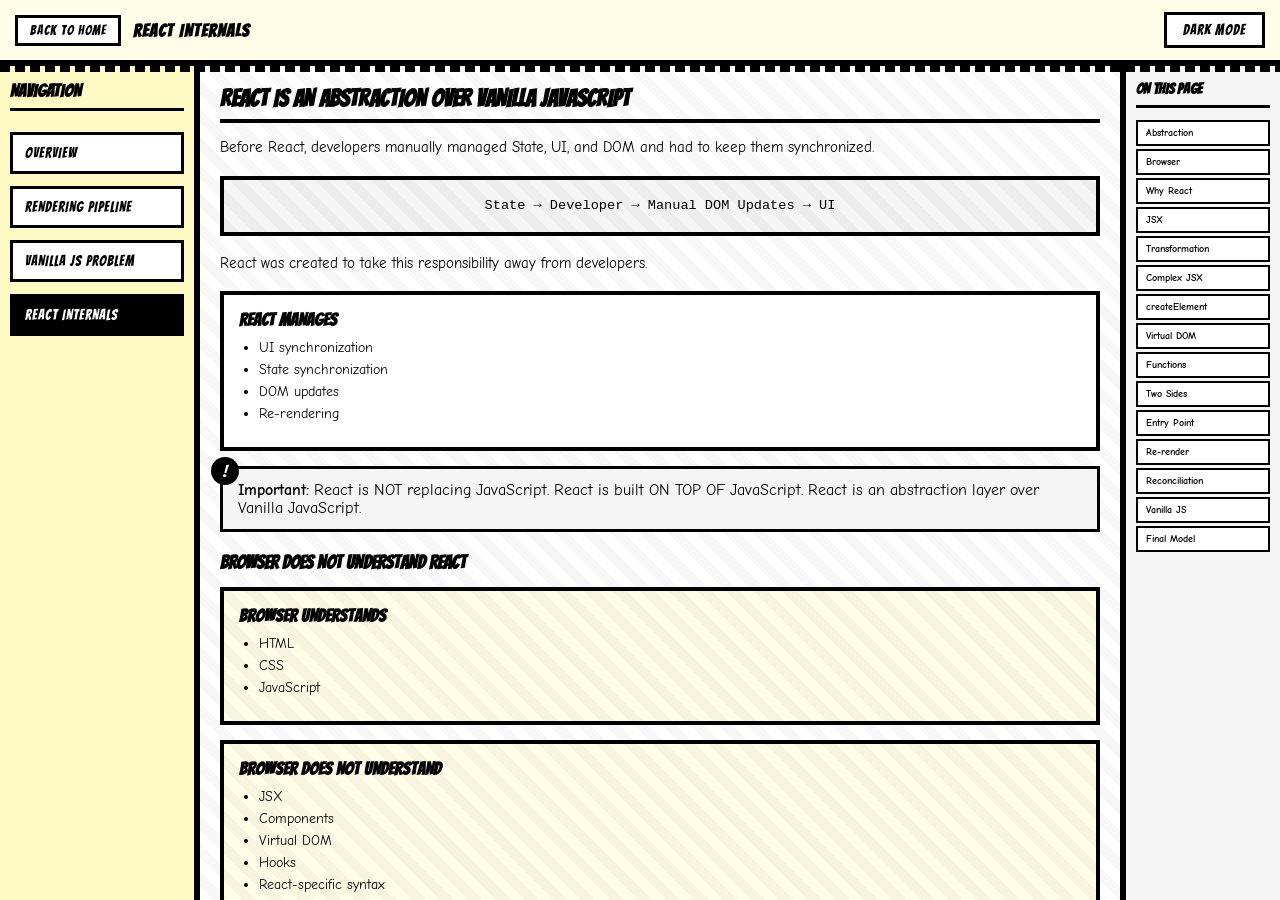
<file: React_Internals.html>
<!DOCTYPE html>
<html lang="en">
<head>
    <meta charset="UTF-8">
    <meta name="viewport" content="width=device-width, initial-scale=1.0">
    <title>React Internals: JSX to Virtual DOM</title>
    <style>
        @import url('https://fonts.googleapis.com/css2?family=Bangers&family=Comic+Neue:wght@400;700&display=swap');

        * { margin: 0; padding: 0; box-sizing: border-box; }
        html, body { height: 100%; overflow: hidden; }

        body {
            font-family: 'Comic Neue', cursive;
            background-color: #FFFFFF;
            color: #000000;
            transition: background-color 0.4s ease, color 0.4s ease;
        }
        body.dark { background-color: #1A1A1A; color: #E0E0E0; }

        .layout { display: flex; flex-direction: column; height: 100vh; }
        .main-wrapper { display: flex; flex: 1; overflow: hidden; }

        /* Header */
        .header {
            padding: 12px 15px;
            display: flex;
            justify-content: space-between;
            align-items: center;
            border-bottom: 6px solid #000;
            background-color: #FFFDE7;
            position: relative;
            z-index: 100;
            transition: background-color 0.4s ease, border-color 0.4s ease;
        }
        body.dark .header { background-color: #2A2A2A; border-color: #444; }
        .header::after {
            content: '';
            position: absolute;
            bottom: -12px;
            left: 0;
            right: 0;
            height: 6px;
            background: repeating-linear-gradient(90deg, #000 0px, #000 10px, transparent 10px, transparent 15px);
        }
        body.dark .header::after {
            background: repeating-linear-gradient(90deg, #444 0px, #444 10px, transparent 10px, transparent 15px);
        }
        .header-left { display: flex; align-items: center; gap: 12px; }

        .hamburger { display: none; flex-direction: column; cursor: pointer; padding: 5px; z-index: 200; }
        .hamburger span { width: 25px; height: 3px; background-color: #000; margin: 3px 0; transition: all 0.3s ease; border-radius: 2px; }
        body.dark .hamburger span { background-color: #FFF; }
        .hamburger.active span:nth-child(1) { transform: rotate(45deg) translate(5px, 5px); }
        .hamburger.active span:nth-child(2) { opacity: 0; }
        .hamburger.active span:nth-child(3) { transform: rotate(-45deg) translate(7px, -6px); }

        .back-button {
            padding: 6px 12px;
            border: 3px solid #000;
            cursor: pointer;
            font-family: 'Bangers', cursive;
            font-size: 0.8rem;
            letter-spacing: 1px;
            text-transform: uppercase;
            background-color: #FFF;
            color: #000;
            text-decoration: none;
            transition: all 0.3s ease;
        }
        body.dark .back-button { background-color: #444; color: #FFF; border-color: #666; }
        .back-button:hover { transform: rotate(-2deg) scale(1.05); }

        .header h1 { font-family: 'Bangers', cursive; font-size: 1.1rem; letter-spacing: 1px; text-transform: uppercase; }

        .theme-toggle {
            padding: 8px 16px;
            border: 3px solid #000;
            cursor: pointer;
            font-family: 'Bangers', cursive;
            font-size: 0.85rem;
            letter-spacing: 1px;
            text-transform: uppercase;
            background-color: #FFF;
            color: #000;
            transition: all 0.3s ease;
        }
        body.dark .theme-toggle { background-color: #444; color: #FFF; border-color: #666; }
        .theme-toggle:hover { transform: rotate(-2deg) scale(1.05); }

        /* Left Sidebar */
        .sidebar-left {
            width: 200px;
            min-width: 200px;
            padding: 15px 10px;
            border-right: 6px solid #000;
            background-color: #FFF9C4;
            overflow-y: auto;
            overflow-x: hidden;
            transition: all 0.4s ease;
        }
        body.dark .sidebar-left { background-color: #252525; border-color: #444; }
        .sidebar-left h2 {
            font-family: 'Bangers', cursive;
            font-size: 1.1rem;
            margin-bottom: 15px;
            padding-bottom: 8px;
            border-bottom: 3px solid #000;
            text-transform: uppercase;
        }
        body.dark .sidebar-left h2 { border-color: #555; }

        .nav-list { list-style: none; display: flex; flex-direction: column; }
        .nav-item {
            padding: 10px 12px;
            margin: 6px 0;
            border: 3px solid #000;
            cursor: pointer;
            font-family: 'Bangers', cursive;
            font-size: 0.9rem;
            letter-spacing: 1px;
            text-transform: uppercase;
            background-color: #FFF;
            transition: background-color 0.3s ease, color 0.3s ease;
        }
        body.dark .nav-item { background-color: #333; border-color: #555; color: #E0E0E0; }
        .nav-item.active { background-color: #000; color: #FFF; }
        .nav-item:hover { background-color: #333; color: #FFF; }

        /* Main Content */
        .content {
            flex: 1;
            padding: 20px;
            background-color: #FFFFFF;
            overflow-y: auto;
            overflow-x: hidden;
            transition: background-color 0.4s ease;
        }
        body.dark .content { background-color: #1E1E1E; }
        .content::-webkit-scrollbar { width: 8px; }
        .content::-webkit-scrollbar-track { background: inherit; }
        .content::-webkit-scrollbar-thumb { background: #000; border-radius: 4px; }
        body.dark .content::-webkit-scrollbar-thumb { background: #555; }

        .content h2 {
            font-family: 'Bangers', cursive;
            font-size: 1.5rem;
            margin-bottom: 12px;
            padding-bottom: 8px;
            border-bottom: 4px solid #000;
            text-transform: uppercase;
        }
        body.dark .content h2 { border-color: #555; }
        .content h3 { font-family: 'Bangers', cursive; font-size: 1.2rem; margin-top: 20px; margin-bottom: 10px; text-transform: uppercase; }
        .content p { line-height: 1.7; margin-bottom: 10px; font-size: 0.95rem; }
        .content ul, .content ol { margin: 10px 0; padding-left: 20px; }
        .content li { margin: 5px 0; font-size: 0.9rem; }
        .content strong { font-weight: 700; }
        .content code { background-color: #333; color: #FFF; padding: 2px 6px; border-radius: 3px; font-family: 'Courier New', monospace; font-size: 0.85rem; }
        body.dark .content code { background-color: #555; }

        .card { padding: 15px; border: 4px solid #000; position: relative; background-color: #FFF; margin: 15px 0; }
        body.dark .card { background-color: #2A2A2A; border-color: #555; }
        .card::before { content: ''; position: absolute; top: 6px; left: 6px; right: -6px; bottom: -6px; border: 3px solid #000; z-index: -1; }
        body.dark .card::before { border-color: #444; }
        .card h4 { font-family: 'Bangers', cursive; font-size: 1.1rem; margin-bottom: 8px; text-transform: uppercase; }

        .warning-card { padding: 15px; border: 4px solid #000; background-color: #FFFDE7; margin: 15px 0; }
        body.dark .warning-card { background-color: #333; border-color: #666; }
        .warning-card h4 { font-family: 'Bangers', cursive; font-size: 1.1rem; margin-bottom: 10px; text-transform: uppercase; }

        .code-block {
            background-color: #1A1A1A;
            color: #FFF;
            padding: 15px;
            border: 3px solid #000;
            margin: 12px 0;
            font-family: 'Courier New', monospace;
            font-size: 0.8rem;
            overflow-x: auto;
            position: relative;
            white-space: pre-wrap;
        }
        body.dark .code-block { border-color: #555; }
        .code-block::before { content: 'CODE'; position: absolute; top: -10px; left: 15px; background-color: #000; color: #FFF; padding: 2px 8px; font-family: 'Bangers', cursive; font-size: 0.75rem; letter-spacing: 1px; }
        .code-block .comment { color: #888; }
        .code-block .keyword { color: #DDD; }
        .code-block .string { color: #AAA; }

        .diagram-box { padding: 15px; border: 4px solid #000; margin: 15px 0; background-color: #F5F5F5; font-family: 'Courier New', monospace; font-size: 0.85rem; line-height: 1.6; white-space: pre-line; text-align: center; }
        body.dark .diagram-box { background-color: #222; border-color: #555; }

        .flow-diagram { display: flex; flex-wrap: wrap; justify-content: center; gap: 8px; margin: 15px 0; padding: 15px; border: 4px solid #000; background-color: #F5F5F5; }
        body.dark .flow-diagram { background-color: #222; border-color: #555; }
        .flow-box { padding: 8px 12px; border: 3px solid #000; font-family: 'Bangers', cursive; font-size: 0.8rem; text-transform: uppercase; background-color: #FFF; text-align: center; }
        body.dark .flow-box { background-color: #333; border-color: #555; }
        .flow-box.highlight { background-color: #000; color: #FFF; }
        body.dark .flow-box.highlight { background-color: #666; border-color: #888; }
        .flow-arrow { font-size: 1.2rem; display: flex; align-items: center; }

        .tree-diagram { padding: 20px; border: 4px solid #000; margin: 15px 0; background-color: #FFF; font-family: 'Courier New', monospace; font-size: 0.85rem; line-height: 1.8; }
        body.dark .tree-diagram { background-color: #2A2A2A; border-color: #555; }

        .object-viz { padding: 15px; border: 4px solid #000; margin: 15px 0; background-color: #1A1A1A; color: #FFF; font-family: 'Courier New', monospace; font-size: 0.8rem; line-height: 1.6; overflow-x: auto; }
        .object-viz .key { color: #DDD; }
        .object-viz .value { color: #AAA; }

        .comparison { display: grid; grid-template-columns: 1fr 1fr; gap: 15px; margin: 15px 0; }
        .comparison-card { padding: 15px; border: 4px solid #000; text-align: center; }
        .comparison-card h4 { font-family: 'Bangers', cursive; font-size: 1rem; margin-bottom: 10px; text-transform: uppercase; padding-bottom: 8px; border-bottom: 3px solid #000; }

        .arg-card { padding: 10px 15px; border: 3px solid #000; margin: 8px 0; background-color: #FFF; }
        body.dark .arg-card { background-color: #333; border-color: #555; }
        .arg-card .arg-num { font-family: 'Bangers', cursive; font-size: 0.9rem; text-transform: uppercase; }

        .info-box { padding: 12px 15px; border: 3px solid #000; margin: 15px 0; position: relative; background-color: #F5F5F5; }
        body.dark .info-box { background-color: #2A2A2A; border-color: #555; }
        .info-box::before { content: '!'; position: absolute; top: -12px; left: -12px; width: 28px; height: 28px; background-color: #000; color: #FFF; border-radius: 50%; display: flex; align-items: center; justify-content: center; font-family: 'Bangers', cursive; font-size: 1rem; }

        .split-screen { display: grid; grid-template-columns: 1fr 1fr; gap: 15px; margin: 15px 0; }
        .split-card { padding: 15px; border: 4px solid #000; }
        .split-card h4 { font-family: 'Bangers', cursive; font-size: 1rem; margin-bottom: 10px; text-transform: uppercase; padding-bottom: 8px; border-bottom: 3px solid #000; }

        /* Right Sidebar */
        .sidebar-right { width: 160px; min-width: 160px; padding: 15px 10px; border-left: 6px solid #000; background-color: #F5F5F5; overflow: hidden; }
        body.dark .sidebar-right { background-color: #252525; border-color: #444; }
        .sidebar-right h3 { font-family: 'Bangers', cursive; font-size: 0.95rem; margin-bottom: 12px; padding-bottom: 8px; border-bottom: 3px solid #000; text-transform: uppercase; }
        body.dark .sidebar-right h3 { border-color: #555; }
        .toc-list { list-style: none; }
        .toc-item { padding: 5px 8px; margin: 3px 0; font-size: 0.65rem; cursor: pointer; border: 2px solid #000; font-family: 'Comic Neue', cursive; font-weight: 700; transition: all 0.3s ease; background-color: #FFF; }
        body.dark .toc-item { background-color: #333; border-color: #555; color: #E0E0E0; }
        .toc-item:hover { background-color: #000; color: #FFF; }

        .action-lines { position: relative; }
        .action-lines::before { content: ''; position: absolute; top: 0; left: 0; right: 0; bottom: 0; background: repeating-linear-gradient(45deg, transparent, transparent 10px, rgba(0,0,0,0.03) 10px, rgba(0,0,0,0.03) 20px); pointer-events: none; }
        body.dark .action-lines::before { background: repeating-linear-gradient(45deg, transparent, transparent 10px, rgba(255,255,255,0.02) 10px, rgba(255,255,255,0.02) 20px); }

        .sidebar-overlay { display: none; position: fixed; top: 0; left: 0; right: 0; bottom: 0; background-color: rgba(0,0,0,0.5); z-index: 150; opacity: 0; transition: opacity 0.3s ease; }
        .sidebar-overlay.active { display: block; opacity: 1; }

        @media (max-width: 768px) {
            .hamburger { display: flex; }
            .back-button { display: none; }
            .sidebar-left { position: fixed; top: 0; left: -250px; width: 250px; height: 100vh; z-index: 160; padding-top: 70px; transition: left 0.3s ease; }
            .sidebar-left.active { left: 0; }
            .sidebar-right { display: none; }
            .content { padding: 15px; }
            .content h2 { font-size: 1.3rem; }
            .header h1 { font-size: 1rem; }
            .comparison, .split-screen { grid-template-columns: 1fr; }
        }
        @media (min-width: 769px) and (max-width: 1024px) { .sidebar-left { width: 180px; min-width: 180px; } .sidebar-right { width: 150px; min-width: 150px; } }
        @media (min-width: 1441px) { .sidebar-left { width: 240px; min-width: 240px; } .sidebar-right { width: 220px; min-width: 220px; } .content { max-width: 1000px; } .content h2 { font-size: 2rem; } }
    </style>
</head>
<body>
    <div class="layout">
        <header class="header">
            <div class="header-left">
                <div class="hamburger" onclick="toggleSidebar()"><span></span><span></span><span></span></div>
                <a href="index.html" class="back-button">Back to Home</a>
                <h1>React Internals</h1>
            </div>
            <button class="theme-toggle" onclick="toggleTheme()">DARK MODE</button>
        </header>
        <div class="sidebar-overlay" onclick="toggleSidebar()"></div>
        <div class="main-wrapper">
            <aside class="sidebar-left">
                <h2>Navigation</h2>
                <ul class="nav-list">
                    <li class="nav-item" onclick="setActive(this); window.location.href='React_Documentation.html'">Overview</li>
                    <li class="nav-item" onclick="setActive(this); window.location.href='Browser_Rendering_Pipeline.html'">Rendering Pipeline</li>
                    <li class="nav-item" onclick="setActive(this); window.location.href='Vanilla_JS_Problem.html'">Vanilla JS Problem</li>
                    <li class="nav-item active" onclick="setActive(this)">React Internals</li>
                </ul>
            </aside>
            <main class="content action-lines">
                <h2 id="abstraction">React Is An Abstraction Over Vanilla JavaScript</h2>
                <p>Before React, developers manually managed State, UI, and DOM and had to keep them synchronized.</p>
                <div class="diagram-box">State → Developer → Manual DOM Updates → UI</div>
                <p>React was created to take this responsibility away from developers.</p>
                <div class="card"><h4>React Manages</h4><ul style="padding-left: 20px;"><li>UI synchronization</li><li>State synchronization</li><li>DOM updates</li><li>Re-rendering</li></ul></div>
                <div class="info-box"><strong>Important:</strong> React is NOT replacing JavaScript. React is built ON TOP OF JavaScript. React is an abstraction layer over Vanilla JavaScript.</div>

                <h3 id="browser">Browser Does Not Understand React</h3>
                <div class="warning-card"><h4>Browser Understands</h4><ul><li>HTML</li><li>CSS</li><li>JavaScript</li></ul></div>
                <div class="warning-card"><h4>Browser Does NOT Understand</h4><ul><li>JSX</li><li>Components</li><li>Virtual DOM</li><li>Hooks</li><li>React-specific syntax</li></ul></div>

                <h3 id="why-react">Why Do We Use React Then?</h3>
                <div class="card"><h4>React Solves</h4><ul style="padding-left: 20px;"><li>Reusability</li><li>Component architecture</li><li>State management</li><li>UI synchronization</li><li>Rendering management</li></ul></div>
                <div class="comparison">
                    <div class="comparison-card"><h4>Vanilla JS</h4><div class="code-block" style="text-align: left;">const h1 = document.createElement("h1");
h1.textContent = "Hello World";
root.appendChild(h1);</div></div>
                    <div class="comparison-card"><h4>React JSX</h4><div class="code-block" style="text-align: left;">&lt;h1&gt;Hello World&lt;/h1&gt;</div></div>
                </div>

                <h3 id="jsx">JSX Is Not HTML</h3>
                <div class="warning-card"><h4>JSX looks like HTML but becomes JavaScript</h4></div>
                <div class="flow-diagram"><div class="flow-box">JSX</div><span class="flow-arrow">→</span><div class="flow-box highlight">JavaScript</div><span class="flow-arrow">→</span><div class="flow-box">React.createElement()</div></div>

                <h3 id="transformation">JSX Transformation</h3>
                <div class="comparison">
                    <div class="comparison-card"><h4>JSX</h4><div class="code-block" style="text-align: left;">&lt;h1&gt;Hello World&lt;/h1&gt;</div></div>
                    <div class="comparison-card"><h4>Transforms To</h4><div class="code-block" style="text-align: left;">React.createElement(
  "h1",
  null,
  "Hello World"
);</div></div>
                </div>
                <div class="card"><h4>Arguments</h4><div class="arg-card"><span class="arg-num">Argument 1:</span> <code>"h1"</code> - Element type</div><div class="arg-card"><span class="arg-num">Argument 2:</span> <code>null</code> - Props object</div><div class="arg-card"><span class="arg-num">Argument 3:</span> <code>"Hello World"</code> - Children</div></div>

                <h3 id="complex-jsx">Complex JSX Example</h3>
                <div class="comparison">
                    <div class="comparison-card"><h4>JSX</h4><div class="code-block" style="text-align: left;">&lt;div&gt;
  &lt;h1&gt;Hello&lt;/h1&gt;
  &lt;button&gt;Click Me&lt;/button&gt;
&lt;/div&gt;</div></div>
                    <div class="comparison-card"><h4>Transforms To</h4><div class="code-block" style="text-align: left;">React.createElement("div", null,
  React.createElement("h1", null, "Hello"),
  React.createElement("button", null, "Click Me")
);</div></div>
                </div>

                <h3 id="createelement">What Does React.createElement Return?</h3>
                <div class="info-box"><strong>Important:</strong> React.createElement does NOT create a real DOM node. It returns a plain JavaScript object.</div>
                <div class="object-viz">{
  <span class="key">type</span>: <span class="value">"div"</span>,
  <span class="key">props</span>: {
    <span class="key">children</span>: [
      { <span class="key">type</span>: <span class="value">"h1"</span>, <span class="key">props</span>: { <span class="key">children</span>: <span class="value">"Hello"</span> } },
      { <span class="key">type</span>: <span class="value">"button"</span>, <span class="key">props</span>: { <span class="key">children</span>: <span class="value">"Click Me"</span> } }
    ]
  }
}</div>

                <h3 id="virtual-dom">This Object Is The Virtual DOM</h3>
                <div class="info-box"><strong>Definition:</strong> Virtual DOM is a JavaScript object representation of the UI. It is NOT the real DOM.</div>
                <div class="comparison">
                    <div class="comparison-card"><h4>Real DOM</h4><p>Actual Browser Nodes</p></div>
                    <div class="comparison-card"><h4>Virtual DOM</h4><p>JavaScript Objects</p></div>
                </div>

                <h3 id="function-components">Function Components Return Virtual DOM</h3>
                <div class="flow-diagram"><div class="flow-box">App()</div><span class="flow-arrow">→</span><div class="flow-box highlight">JSX</div><span class="flow-arrow">→</span><div class="flow-box">createElement()</div><span class="flow-arrow">→</span><div class="flow-box highlight">Virtual DOM</div></div>

                <h3 id="two-sides">React Has Two Major Sides</h3>
                <div class="split-screen">
                    <div class="split-card"><h4>React Core</h4><div class="diagram-box" style="margin: 0;">Component → JSX → createElement → Virtual DOM</div></div>
                    <div class="split-card"><h4>React DOM</h4><div class="diagram-box" style="margin: 0;">Virtual DOM → Compare Trees → Update DOM → Browser → Screen</div></div>
                </div>

                <h3 id="entry-point">Entry Point Flow</h3>
                <div class="flow-diagram" style="flex-direction: column; align-items: center;">
                    <div class="flow-box">main.jsx</div><span class="flow-arrow">↓</span>
                    <div class="flow-box highlight">render()</div><span class="flow-arrow">↓</span>
                    <div class="flow-box">App()</div><span class="flow-arrow">↓</span>
                    <div class="flow-box highlight">JSX</div><span class="flow-arrow">↓</span>
                    <div class="flow-box">createElement()</div><span class="flow-arrow">↓</span>
                    <div class="flow-box highlight">Virtual DOM</div><span class="flow-arrow">↓</span>
                    <div class="flow-box">ReactDOM</div><span class="flow-arrow">↓</span>
                    <div class="flow-box highlight">Real DOM</div><span class="flow-arrow">↓</span>
                    <div class="flow-box">Browser Screen</div>
                </div>

                <h3 id="re-render">What Happens During Re-render?</h3>
                <div class="diagram-box">State Change → App Executes Again → New Virtual DOM → Comparison → DOM Updates</div>
                <div class="info-box"><strong>Note:</strong> React compares Old Virtual DOM vs New Virtual DOM. This is called Reconciliation.</div>

                <h3 id="reconciliation">Reconciliation</h3>
                <div class="card"><h4>Definition</h4><p>The process of comparing the previous Virtual DOM tree with the new Virtual DOM tree.</p></div>
                <div class="diagram-box">Old Virtual Tree + New Virtual Tree → Compare → Find Differences → Minimal DOM Updates</div>

                <h3 id="vanilla-js">Internally React Uses Vanilla JavaScript</h3>
                <div class="info-box"><strong>Important:</strong> React is simply managing DOM operations for us.</div>
                <div class="code-block">document.createElement()
appendChild()
removeChild()
replaceChild()
setAttribute()
addEventListener()</div>
                <div class="diagram-box">Developer → React → ReactDOM → Vanilla JS DOM APIs → Browser</div>

                <h3 id="final-model">Final Mental Model</h3>
                <div class="flow-diagram" style="flex-direction: column; align-items: center;">
                    <div class="flow-box">Component</div><span class="flow-arrow">↓</span>
                    <div class="flow-box highlight">JSX</div><span class="flow-arrow">↓</span>
                    <div class="flow-box">createElement()</div><span class="flow-arrow">↓</span>
                    <div class="flow-box highlight">Virtual DOM</div><span class="flow-arrow">↓</span>
                    <div class="flow-box">ReactDOM.render()</div><span class="flow-arrow">↓</span>
                    <div class="flow-box highlight">Reconciliation</div><span class="flow-arrow">↓</span>
                    <div class="flow-box">Minimal DOM Changes</div><span class="flow-arrow">↓</span>
                    <div class="flow-box highlight">Real DOM</div><span class="flow-arrow">↓</span>
                    <div class="flow-box">Browser Screen</div>
                </div>
                <div class="card"><h4>React Is Two Systems</h4><ol style="padding-left: 20px;"><li><strong>React Core:</strong> Component → JSX → Virtual DOM</li><li><strong>ReactDOM:</strong> Virtual DOM → Reconciliation → Real DOM</li></ol></div>
            </main>
            <aside class="sidebar-right">
                <h3>On This Page</h3>
                <ul class="toc-list">
                    <li class="toc-item" onclick="scrollToSection('abstraction')">Abstraction</li>
                    <li class="toc-item" onclick="scrollToSection('browser')">Browser</li>
                    <li class="toc-item" onclick="scrollToSection('why-react')">Why React</li>
                    <li class="toc-item" onclick="scrollToSection('jsx')">JSX</li>
                    <li class="toc-item" onclick="scrollToSection('transformation')">Transformation</li>
                    <li class="toc-item" onclick="scrollToSection('complex-jsx')">Complex JSX</li>
                    <li class="toc-item" onclick="scrollToSection('createelement')">createElement</li>
                    <li class="toc-item" onclick="scrollToSection('virtual-dom')">Virtual DOM</li>
                    <li class="toc-item" onclick="scrollToSection('function-components')">Functions</li>
                    <li class="toc-item" onclick="scrollToSection('two-sides')">Two Sides</li>
                    <li class="toc-item" onclick="scrollToSection('entry-point')">Entry Point</li>
                    <li class="toc-item" onclick="scrollToSection('re-render')">Re-render</li>
                    <li class="toc-item" onclick="scrollToSection('reconciliation')">Reconciliation</li>
                    <li class="toc-item" onclick="scrollToSection('vanilla-js')">Vanilla JS</li>
                    <li class="toc-item" onclick="scrollToSection('final-model')">Final Model</li>
                </ul>
            </aside>
        </div>
    </div>
    <script>
        function toggleTheme() { document.body.classList.toggle('dark'); document.querySelector('.theme-toggle').textContent = document.body.classList.contains('dark') ? 'LIGHT MODE' : 'DARK MODE'; }
        function toggleSidebar() { document.querySelector('.sidebar-left').classList.toggle('active'); document.querySelector('.hamburger').classList.toggle('active'); document.querySelector('.sidebar-overlay').classList.toggle('active'); }
        function setActive(el) { document.querySelectorAll('.nav-item').forEach(i => i.classList.remove('active')); el.classList.add('active'); if (window.innerWidth <= 768) toggleSidebar(); }
        window.addEventListener('load', () => { const s = document.querySelector('.sidebar-left'); if (s) s.scrollTop = 0; });
        function scrollToSection(id) { const e = document.getElementById(id); const c = document.querySelector('.content'); if (e && c) c.scrollTo({ top: e.offsetTop, behavior: 'smooth' }); }
    </script>
</body>
</html>
</file>
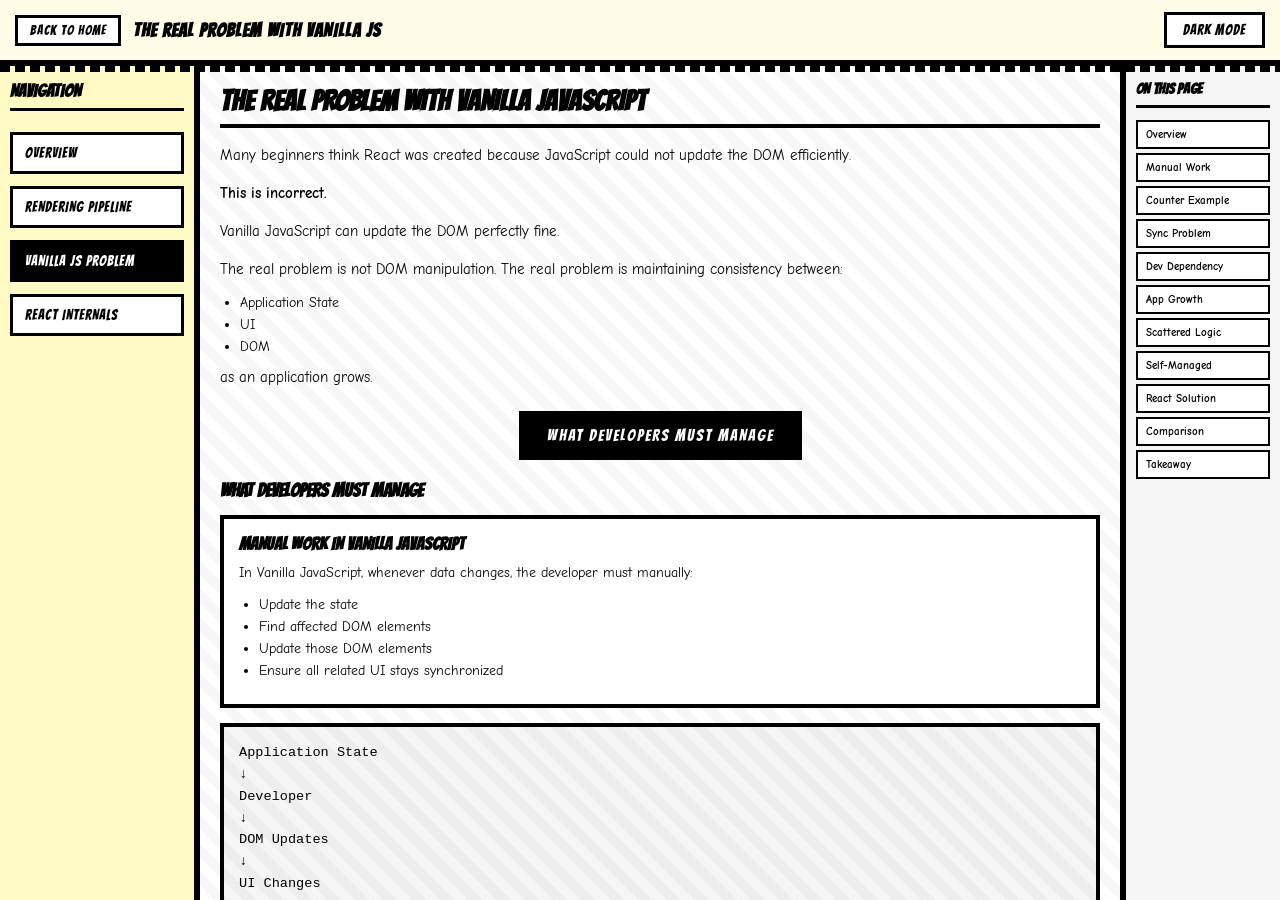
<file: Vanilla_JS_Problem.html>
<!DOCTYPE html>
<html lang="en">
<head>
    <meta charset="UTF-8">
    <meta name="viewport" content="width=device-width, initial-scale=1.0">
    <title>The Real Problem With Vanilla JS</title>
    <style>
        @import url('https://fonts.googleapis.com/css2?family=Bangers&family=Comic+Neue:wght@400;700&display=swap');

        * {
            margin: 0;
            padding: 0;
            box-sizing: border-box;
        }

        html, body {
            height: 100%;
            overflow: hidden;
        }

        body {
            font-family: 'Comic Neue', cursive;
            background-color: #FFFFFF;
            color: #000000;
            transition: background-color 0.4s ease, color 0.4s ease;
        }

        body.dark {
            background-color: #1A1A1A;
            color: #E0E0E0;
        }

        .layout {
            display: flex;
            flex-direction: column;
            height: 100vh;
        }

        .main-wrapper {
            display: flex;
            flex: 1;
            overflow: hidden;
        }

        /* Header */
        .header {
            padding: 12px 15px;
            display: flex;
            justify-content: space-between;
            align-items: center;
            border-bottom: 6px solid #000;
            background-color: #FFFDE7;
            position: relative;
            z-index: 100;
            transition: background-color 0.4s ease, border-color 0.4s ease;
        }

        body.dark .header {
            background-color: #2A2A2A;
            border-color: #444;
        }

        .header::after {
            content: '';
            position: absolute;
            bottom: -12px;
            left: 0;
            right: 0;
            height: 6px;
            background: repeating-linear-gradient(
                90deg,
                #000 0px,
                #000 10px,
                transparent 10px,
                transparent 15px
            );
        }

        body.dark .header::after {
            background: repeating-linear-gradient(
                90deg,
                #444 0px,
                #444 10px,
                transparent 10px,
                transparent 15px
            );
        }

        .header-left {
            display: flex;
            align-items: center;
            gap: 12px;
        }

        /* Hamburger Menu */
        .hamburger {
            display: none;
            flex-direction: column;
            cursor: pointer;
            padding: 5px;
            z-index: 200;
        }

        .hamburger span {
            width: 25px;
            height: 3px;
            background-color: #000;
            margin: 3px 0;
            transition: all 0.3s ease;
            border-radius: 2px;
        }

        body.dark .hamburger span {
            background-color: #FFF;
        }

        .hamburger.active span:nth-child(1) {
            transform: rotate(45deg) translate(5px, 5px);
        }

        .hamburger.active span:nth-child(2) {
            opacity: 0;
        }

        .hamburger.active span:nth-child(3) {
            transform: rotate(-45deg) translate(7px, -6px);
        }

        .back-button {
            padding: 6px 12px;
            border: 3px solid #000;
            cursor: pointer;
            font-family: 'Bangers', cursive;
            font-size: 0.8rem;
            letter-spacing: 1px;
            text-transform: uppercase;
            background-color: #FFF;
            color: #000;
            text-decoration: none;
            transition: all 0.3s ease;
        }

        body.dark .back-button {
            background-color: #444;
            color: #FFF;
            border-color: #666;
        }

        .back-button:hover {
            transform: rotate(-2deg) scale(1.05);
        }

        .header h1 {
            font-family: 'Bangers', cursive;
            font-size: 1.2rem;
            letter-spacing: 1px;
            text-transform: uppercase;
        }

        /* Theme Toggle Button */
        .theme-toggle {
            padding: 8px 16px;
            border: 3px solid #000;
            cursor: pointer;
            font-family: 'Bangers', cursive;
            font-size: 0.85rem;
            letter-spacing: 1px;
            text-transform: uppercase;
            background-color: #FFF;
            color: #000;
            transition: all 0.3s ease;
        }

        body.dark .theme-toggle {
            background-color: #444;
            color: #FFF;
            border-color: #666;
        }

        .theme-toggle:hover {
            transform: rotate(-2deg) scale(1.05);
        }

        /* Left Sidebar */
        .sidebar-left {
            width: 200px;
            min-width: 200px;
            padding: 15px 10px;
            border-right: 6px solid #000;
            background-color: #FFF9C4;
            overflow-y: auto;
            overflow-x: hidden;
            transition: all 0.4s ease;
            scroll-behavior: auto;
        }

        body.dark .sidebar-left {
            background-color: #252525;
            border-color: #444;
        }

        .sidebar-left h2 {
            font-family: 'Bangers', cursive;
            font-size: 1.1rem;
            margin-bottom: 15px;
            padding-bottom: 8px;
            border-bottom: 3px solid #000;
            text-transform: uppercase;
        }

        body.dark .sidebar-left h2 {
            border-color: #555;
        }

        .nav-list {
            list-style: none;
            display: flex;
            flex-direction: column;
        }

        .nav-item {
            padding: 10px 12px;
            margin: 6px 0;
            border: 3px solid #000;
            cursor: pointer;
            font-family: 'Bangers', cursive;
            font-size: 0.9rem;
            letter-spacing: 1px;
            text-transform: uppercase;
            background-color: #FFF;
            transition: background-color 0.3s ease, color 0.3s ease;
            order: 0;
        }

        body.dark .nav-item {
            background-color: #333;
            border-color: #555;
            color: #E0E0E0;
        }

        .nav-item.active {
            background-color: #000;
            color: #FFF;
            order: 0;
        }

        .nav-item:hover {
            background-color: #333;
            color: #FFF;
        }

        /* Main Content */
        .content {
            flex: 1;
            padding: 20px;
            background-color: #FFFFFF;
            overflow-y: auto;
            overflow-x: hidden;
            transition: background-color 0.4s ease;
        }

        body.dark .content {
            background-color: #1E1E1E;
        }

        .content::-webkit-scrollbar {
            width: 8px;
        }

        .content::-webkit-scrollbar-track {
            background: inherit;
        }

        .content::-webkit-scrollbar-thumb {
            background: #000;
            border-radius: 4px;
        }

        body.dark .content::-webkit-scrollbar-thumb {
            background: #555;
        }

        .content h2 {
            font-family: 'Bangers', cursive;
            font-size: 1.6rem;
            margin-bottom: 15px;
            padding-bottom: 8px;
            border-bottom: 4px solid #000;
            text-transform: uppercase;
        }

        body.dark .content h2 {
            border-color: #555;
        }

        .content h3 {
            font-family: 'Bangers', cursive;
            font-size: 1.2rem;
            margin-top: 20px;
            margin-bottom: 10px;
            text-transform: uppercase;
        }

        .content p {
            line-height: 1.7;
            margin-bottom: 12px;
            font-size: 0.95rem;
        }

        .content ul {
            margin: 10px 0;
            padding-left: 20px;
        }

        .content li {
            margin: 5px 0;
            font-size: 0.9rem;
        }

        .content strong {
            font-weight: 700;
        }

        .content code {
            background-color: #333;
            color: #FFF;
            padding: 2px 6px;
            border-radius: 3px;
            font-family: 'Courier New', monospace;
            font-size: 0.85rem;
        }

        body.dark .content code {
            background-color: #555;
        }

        /* Pipeline Step Card */
        .pipeline-step {
            padding: 15px;
            border: 4px solid #000;
            position: relative;
            background-color: #FFF;
            margin: 15px 0;
        }

        body.dark .pipeline-step {
            background-color: #2A2A2A;
            border-color: #555;
        }

        .pipeline-step::before {
            content: '';
            position: absolute;
            top: 6px;
            left: 6px;
            right: -6px;
            bottom: -6px;
            border: 3px solid #000;
            z-index: -1;
        }

        body.dark .pipeline-step::before {
            border-color: #444;
        }

        .pipeline-step h4 {
            font-family: 'Bangers', cursive;
            font-size: 1.1rem;
            margin-bottom: 8px;
            text-transform: uppercase;
        }

        .pipeline-step p {
            font-size: 0.9rem;
            line-height: 1.6;
        }

        /* Code Block */
        .code-block {
            background-color: #1A1A1A;
            color: #FFF;
            padding: 15px;
            border: 3px solid #000;
            margin: 12px 0;
            font-family: 'Courier New', monospace;
            font-size: 0.8rem;
            overflow-x: auto;
            position: relative;
            white-space: pre-wrap;
        }

        body.dark .code-block {
            border-color: #555;
        }

        .code-block::before {
            content: 'CODE';
            position: absolute;
            top: -10px;
            left: 15px;
            background-color: #000;
            color: #FFF;
            padding: 2px 8px;
            font-family: 'Bangers', cursive;
            font-size: 0.75rem;
            letter-spacing: 1px;
        }

        .code-block .comment {
            color: #888;
        }

        .code-block .keyword {
            color: #DDD;
        }

        .code-block .string {
            color: #AAA;
        }

        /* Info Box */
        .info-box {
            padding: 12px 15px;
            border: 3px solid #000;
            margin: 15px 0;
            position: relative;
            background-color: #F5F5F5;
        }

        body.dark .info-box {
            background-color: #2A2A2A;
            border-color: #555;
        }

        .info-box::before {
            content: '!';
            position: absolute;
            top: -12px;
            left: -12px;
            width: 28px;
            height: 28px;
            background-color: #000;
            color: #FFF;
            border-radius: 50%;
            display: flex;
            align-items: center;
            justify-content: center;
            font-family: 'Bangers', cursive;
            font-size: 1rem;
        }

        /* Diagram Box */
        .diagram-box {
            padding: 15px;
            border: 4px solid #000;
            margin: 15px 0;
            background-color: #F5F5F5;
            font-family: 'Courier New', monospace;
            font-size: 0.85rem;
            line-height: 1.6;
            white-space: pre-line;
        }

        body.dark .diagram-box {
            background-color: #222;
            border-color: #555;
        }

        /* Right Sidebar */
        .sidebar-right {
            width: 160px;
            min-width: 160px;
            padding: 15px 10px;
            border-left: 6px solid #000;
            background-color: #F5F5F5;
            overflow: hidden;
        }

        body.dark .sidebar-right {
            background-color: #252525;
            border-color: #444;
        }

        .sidebar-right h3 {
            font-family: 'Bangers', cursive;
            font-size: 0.95rem;
            margin-bottom: 12px;
            padding-bottom: 8px;
            border-bottom: 3px solid #000;
            text-transform: uppercase;
        }

        body.dark .sidebar-right h3 {
            border-color: #555;
        }

        .toc-list {
            list-style: none;
        }

        .toc-item {
            padding: 6px 8px;
            margin: 4px 0;
            font-size: 0.7rem;
            cursor: pointer;
            border: 2px solid #000;
            font-family: 'Comic Neue', cursive;
            font-weight: 700;
            transition: all 0.3s ease;
            background-color: #FFF;
        }

        body.dark .toc-item {
            background-color: #333;
            border-color: #555;
            color: #E0E0E0;
        }

        .toc-item:hover {
            background-color: #000;
            color: #FFF;
            transform: translateX(3px);
        }

        .toc-item.sub {
            padding-left: 12px;
            font-size: 0.65rem;
            border-style: dashed;
        }

        /* Action lines effect */
        .action-lines {
            position: relative;
        }

        .action-lines::before {
            content: '';
            position: absolute;
            top: 0;
            left: 0;
            right: 0;
            bottom: 0;
            background: repeating-linear-gradient(
                45deg,
                transparent,
                transparent 10px,
                rgba(0,0,0,0.03) 10px,
                rgba(0,0,0,0.03) 20px
            );
            pointer-events: none;
        }

        body.dark .action-lines::before {
            background: repeating-linear-gradient(
                45deg,
                transparent,
                transparent 10px,
                rgba(255,255,255,0.02) 10px,
                rgba(255,255,255,0.02) 20px
            );
        }

        /* Mobile Overlay */
        .sidebar-overlay {
            display: none;
            position: fixed;
            top: 0;
            left: 0;
            right: 0;
            bottom: 0;
            background-color: rgba(0,0,0,0.5);
            z-index: 150;
            opacity: 0;
            transition: opacity 0.3s ease;
        }

        .sidebar-overlay.active {
            display: block;
            opacity: 1;
        }

        /* Mobile */
        @media (max-width: 768px) {
            .hamburger {
                display: flex;
            }

            .back-button {
                display: none;
            }

            .sidebar-left {
                position: fixed;
                top: 0;
                left: -250px;
                width: 250px;
                height: 100vh;
                z-index: 160;
                padding-top: 70px;
                transition: left 0.3s ease;
            }

            .sidebar-left.active {
                left: 0;
            }

            .sidebar-right {
                display: none;
            }

            .content {
                padding: 15px;
            }

            .content h2 {
                font-size: 1.3rem;
            }

            .header h1 {
                font-size: 1rem;
            }
        }

        /* Tablet */
        @media (min-width: 769px) and (max-width: 1024px) {
            .sidebar-left {
                width: 180px;
                min-width: 180px;
            }

            .sidebar-right {
                width: 150px;
                min-width: 150px;
            }
        }

        /* Desktop */
        @media (min-width: 1025px) and (max-width: 1440px) {
            .content h2 {
                font-size: 1.8rem;
            }
        }

        /* Large Desktop */
        @media (min-width: 1441px) {
            .sidebar-left {
                width: 240px;
                min-width: 240px;
            }

            .sidebar-right {
                width: 220px;
                min-width: 220px;
            }

            .content {
                max-width: 1000px;
            }

            .content h2 {
                font-size: 2.2rem;
            }
        }
    </style>
</head>
<body>
    <div class="layout">
        <header class="header">
            <div class="header-left">
                <div class="hamburger" onclick="toggleSidebar()">
                    <span></span>
                    <span></span>
                    <span></span>
                </div>
                <a href="index.html" class="back-button">Back to Home</a>
                <h1>The Real Problem With Vanilla JS</h1>
            </div>
            <button class="theme-toggle" onclick="toggleTheme()">DARK MODE</button>
        </header>

        <div class="sidebar-overlay" onclick="toggleSidebar()"></div>

        <div class="main-wrapper">
            <aside class="sidebar-left">
                <h2>Navigation</h2>
                <ul class="nav-list">
                    <li class="nav-item" onclick="setActive(this); window.location.href='React_Documentation.html'">Overview</li>
                    <li class="nav-item" onclick="setActive(this); window.location.href='Browser_Rendering_Pipeline.html'">Rendering Pipeline</li>
                    <li class="nav-item active" onclick="setActive(this)">Vanilla JS Problem</li>
                    <li class="nav-item" onclick="setActive(this); window.location.href='React_Internals.html'">React Internals</li>
                </ul>
            </aside>

            <main class="content action-lines">
                <h2 id="overview">The Real Problem With Vanilla JavaScript</h2>
                
                <p>
                    Many beginners think React was created because JavaScript could not update the DOM efficiently.
                </p>

                <p>
                    <strong>This is incorrect.</strong>
                </p>

                <p>
                    Vanilla JavaScript can update the DOM perfectly fine.
                </p>

                <p>
                    The real problem is not DOM manipulation. The real problem is maintaining consistency between:
                </p>

                <ul>
                    <li>Application State</li>
                    <li>UI</li>
                    <li>DOM</li>
                </ul>

                <p>as an application grows.</p>

                <!-- Live Preview Button -->
                <div style="margin: 20px 0; text-align: center;">
                    <a href="Demo_VanillaJS_problem.html" style="
                        display: inline-block;
                        padding: 12px 24px;
                        font-family: 'Bangers', cursive;
                        font-size: 1rem;
                        letter-spacing: 2px;
                        text-transform: uppercase;
                        border: 4px solid #000;
                        background-color: #000;
                        color: #FFF;
                        text-decoration: none;
                        cursor: pointer;
                        transition: all 0.3s ease;
                    ">What Developers Must Manage</a>
                </div>

                <!-- What Developers Must Manage -->
                <h3 id="manage">What Developers Must Manage</h3>

                <div class="pipeline-step">
                    <h4>Manual Work in Vanilla JavaScript</h4>
                    <p>
                        In Vanilla JavaScript, whenever data changes, the developer must manually:
                    </p>
                    <ul style="margin: 10px 0; padding-left: 20px;">
                        <li>Update the state</li>
                        <li>Find affected DOM elements</li>
                        <li>Update those DOM elements</li>
                        <li>Ensure all related UI stays synchronized</li>
                    </ul>
                </div>

                <div class="diagram-box">Application State
    ↓
Developer
    ↓
DOM Updates
    ↓
UI Changes

The browser only renders what exists in the DOM.
The browser does not know your state or which UI depends on it.</div>

                <!-- Counter Example -->
                <h3 id="counter">Example: Counter Application</h3>

                <div class="code-block"><span class="comment">// State</span>
let count = 0;

<span class="comment">// UI</span>
&lt;h1 id="count"&gt;0&lt;/h1&gt;
&lt;button id="increment"&gt;+&lt;/button&gt;

<span class="comment">// Update Logic</span>
const countElement =
  document.getElementById("count");

document
  .getElementById("increment")
  .addEventListener("click", () => {
    count++;
    countElement.textContent = count;
  });</div>

                <div class="info-box">
                    <strong>Note:</strong> Everything works correctly. But notice - whenever state changes, 
                    the developer must remember to update the DOM manually.
                </div>

                <!-- Synchronization Problem -->
                <h3 id="sync">The Synchronization Problem</h3>

                <div class="pipeline-step">
                    <h4>Multiple UI Elements Showing Same Value</h4>
                    <p>
                        Imagine the UI contains multiple places showing the same value.
                    </p>
                </div>

                <div class="code-block">&lt;h1 id="count"&gt;0&lt;/h1&gt;
&lt;span id="navbar-count"&gt;0&lt;/span&gt;
&lt;p id="footer-count"&gt;0&lt;/p&gt;

<span class="comment">// One state change requires multiple DOM updates</span>
count++;
countElement.textContent = count;
navbarCount.textContent = count;
footerCount.textContent = count;</div>

                <div class="diagram-box">State Change
    ↓
Update Element A
    ↓
Update Element B
    ↓
Update Element C
    ↓
Update Element D

As the application grows, this becomes harder to manage.</div>

                <!-- Developer Dependency -->
                <h3 id="dependency">Developer Dependency Problem</h3>

                <div class="pipeline-step">
                    <h4>Human Error Happens</h4>
                    <p>
                        The application depends heavily on the developer remembering every required update.
                    </p>
                </div>

                <div class="code-block">count++;
countElement.textContent = count;
navbarCount.textContent = count;
<span class="comment">// Forgot footerCount!</span>

<span class="comment">// Result:</span>
State = 5
Header = 5
Navbar = 5
Footer = 4 ❌ <span class="comment">// Out of sync!</span></div>

                <div class="diagram-box">State = 5

├── Header = 5
├── Navbar = 5
└── Footer = 4 ❌

UI is now out of sync.
The bug happened because the developer forgot one update.</div>

                <!-- As Applications Grow -->
                <h3 id="growth">As Applications Grow</h3>

                <div class="pipeline-step">
                    <h4>Modern Applications Are Complex</h4>
                    <p>Modern applications contain:</p>
                    <ul style="margin: 10px 0; padding-left: 20px;">
                        <li>Hundreds of UI elements</li>
                        <li>Multiple screens</li>
                        <li>Forms</li>
                        <li>API data</li>
                        <li>Real-time updates</li>
                        <li>Complex interactions</li>
                    </ul>
                    <p>
                        One state change may affect many UI sections. Developers must manually track 
                        what changed and which DOM nodes depend on it.
                    </p>
                </div>

                <!-- Scattered Rendering -->
                <h3 id="scattered">Rendering Responsibility is Scattered</h3>

                <div class="pipeline-step">
                    <h4>No Centralized System</h4>
                    <p>
                        Another major problem is that rendering logic is spread throughout the codebase.
                    </p>
                </div>

                <div class="code-block">button.addEventListener(...)
input.addEventListener(...)
socket.onmessage(...)
fetch(...)
setTimeout(...)

<span class="comment">// Every event source may update the DOM independently</span></div>

                <div class="diagram-box">Button Event ──────┐
Input Event ───────┤
API Response ──────┤
WebSocket ─────────┤
Timer Event ───────┘
         ↓
  Multiple DOM Updates

Rendering responsibility is scattered across many files.
There is no centralized rendering system.</div>

                <!-- Self-Managed Rendering -->
                <h3 id="selfmanaged">Self-Managed Rendering</h3>

                <div class="pipeline-step">
                    <h4>Each Feature Manages Its Own Rendering</h4>
                    <p>
                        In Vanilla JavaScript, each feature usually manages its own rendering logic.
                    </p>
                </div>

                <div class="diagram-box">Cart Module → Updates Cart UI
User Module → Updates User UI
Notification Module → Updates Notification UI
Dashboard Module → Updates Dashboard UI

Every module decides:
- When to render
- What to render
- How to render

Rendering becomes distributed throughout the application.</div>

                <!-- React's Solution -->
                <h3 id="solution">React's Solution</h3>

                <div class="pipeline-step">
                    <h4>Centralized Rendering</h4>
                    <p>
                        React introduces a different approach. The developer updates only the state. 
                        React determines what changed, which UI depends on it, and which DOM nodes need updating.
                    </p>
                </div>

                <div class="code-block"><span class="comment">// React - Just update state</span>
setCount(count + 1);

<span class="comment">// React handles the rest automatically</span></div>

                <div class="diagram-box">State Change
    ↓
React
    ↓
Virtual DOM Comparison
    ↓
Minimal DOM Updates
    ↓
UI Updated

The developer no longer manually synchronizes DOM and state.
React becomes the central rendering system.</div>

                <!-- Comparison -->
                <h3 id="comparison">Vanilla JS vs React</h3>

                <div class="diagram-box">VANILLA JS:
State Change → Developer → Manual DOM Updates → UI

REACT:
State Change → React → Automatic Re-render → DOM Updates → UI

The responsibility moves from the developer to the framework.</div>

                <!-- Key Takeaway -->
                <h3 id="takeaway">Key Takeaway</h3>

                <div class="pipeline-step" style="border-color: #333;">
                    <h4>The Real Problems</h4>
                    <p>
                        The biggest problem with Vanilla JavaScript is not DOM manipulation.
                    </p>
                    <p>The real problems are:</p>
                    <ul style="margin: 10px 0; padding-left: 20px;">
                        <li>State, UI, and DOM must be manually synchronized</li>
                        <li>Developer dependency is very high</li>
                        <li>Rendering responsibility is scattered throughout the application</li>
                        <li>Multiple event sources can trigger independent DOM updates</li>
                        <li>Maintaining consistency becomes difficult as applications grow</li>
                    </ul>
                    <p>
                        <strong>React solves these problems by centralizing rendering around state changes 
                        and automatically keeping the UI synchronized with the application's state.</strong>
                    </p>
                </div>

            </main>

            <aside class="sidebar-right">
                <h3>On This Page</h3>
                <ul class="toc-list">
                    <li class="toc-item" onclick="scrollToSection('overview')">Overview</li>
                    <li class="toc-item" onclick="scrollToSection('manage')">Manual Work</li>
                    <li class="toc-item" onclick="scrollToSection('counter')">Counter Example</li>
                    <li class="toc-item" onclick="scrollToSection('sync')">Sync Problem</li>
                    <li class="toc-item" onclick="scrollToSection('dependency')">Dev Dependency</li>
                    <li class="toc-item" onclick="scrollToSection('growth')">App Growth</li>
                    <li class="toc-item" onclick="scrollToSection('scattered')">Scattered Logic</li>
                    <li class="toc-item" onclick="scrollToSection('selfmanaged')">Self-Managed</li>
                    <li class="toc-item" onclick="scrollToSection('solution')">React Solution</li>
                    <li class="toc-item" onclick="scrollToSection('comparison')">Comparison</li>
                    <li class="toc-item" onclick="scrollToSection('takeaway')">Takeaway</li>
                </ul>
            </aside>
        </div>
    </div>

    <script>
        function toggleTheme() {
            document.body.classList.toggle('dark');
            const btn = document.querySelector('.theme-toggle');
            if (document.body.classList.contains('dark')) {
                btn.textContent = 'LIGHT MODE';
            } else {
                btn.textContent = 'DARK MODE';
            }
        }

        function toggleSidebar() {
            const sidebar = document.querySelector('.sidebar-left');
            const hamburger = document.querySelector('.hamburger');
            const overlay = document.querySelector('.sidebar-overlay');
            
            sidebar.classList.toggle('active');
            hamburger.classList.toggle('active');
            overlay.classList.toggle('active');
        }

        function setActive(element) {
            document.querySelectorAll('.nav-item').forEach(item => {
                item.classList.remove('active');
            });
            element.classList.add('active');
            
            if (window.innerWidth <= 768) {
                toggleSidebar();
            }
        }

        window.addEventListener('load', function() {
            const sidebar = document.querySelector('.sidebar-left');
            if (sidebar) {
                sidebar.scrollTop = 0;
            }
        });

        function scrollToSection(id) {
            const element = document.getElementById(id);
            const contentArea = document.querySelector('.content');
            if (element && contentArea) {
                const elementPosition = element.offsetTop;
                contentArea.scrollTo({
                    top: elementPosition,
                    behavior: 'smooth'
                });
            }
        }
    </script>
</body>
</html>
</file>
<file: theme.css>
/* ================================
   COMIC THEME - SHARED STYLESHEET
   ================================ */

@import url('https://fonts.googleapis.com/css2?family=Bangers&family=Comic+Neue:wght@400;700&display=swap');

/* Base Reset */
* {
    margin: 0;
    padding: 0;
    box-sizing: border-box;
}

html, body {
    height: 100%;
    overflow: auto;
}

body {
    font-family: 'Comic Neue', cursive;
    background-color: #FFFDE7;
    color: #000000;
    transition: background-color 0.4s ease, color 0.4s ease;
}

body.dark {
    background-color: #1A1A1A;
    color: #E0E0E0;
}

/* ================================
   TYPOGRAPHY & COLORS
   ================================ */

.comic-title {
    font-family: 'Bangers', cursive;
    letter-spacing: 2px;
    text-transform: uppercase;
}

.comic-text {
    font-family: 'Comic Neue', cursive;
    line-height: 1.6;
}

/* ================================
   COMIC CARD COMPONENT
   ================================ */

.comic-card {
    background-color: #FFF;
    border: 4px solid #000;
    padding: 20px;
    margin: 15px;
    position: relative;
    transition: all 0.3s ease;
    box-shadow: 6px 6px 0px rgba(0, 0, 0, 0.2);
}

.comic-card::before {
    content: '';
    position: absolute;
    top: 4px;
    left: 4px;
    right: -4px;
    bottom: -4px;
    border: 3px solid #000;
    z-index: -1;
    pointer-events: none;
}

body.dark .comic-card {
    background-color: #2A2A2A;
    border-color: #555;
    box-shadow: 6px 6px 0px rgba(0, 0, 0, 0.5);
    color: #E0E0E0;
}

body.dark .comic-card::before {
    border-color: #555;
}

.comic-card:hover {
    transform: translate(-2px, -2px);
    box-shadow: 8px 8px 0px rgba(0, 0, 0, 0.3);
}

body.dark .comic-card:hover {
    box-shadow: 8px 8px 0px rgba(0, 0, 0, 0.6);
}

.comic-card-title {
    font-family: 'Bangers', cursive;
    font-size: 1.3rem;
    margin-bottom: 12px;
    text-transform: uppercase;
    letter-spacing: 1px;
}

.comic-card-content {
    font-size: 0.95rem;
    line-height: 1.5;
}

/* ================================
   COMIC BUTTON COMPONENT
   ================================ */

.comic-btn {
    padding: 12px 24px;
    font-family: 'Bangers', cursive;
    font-size: 0.95rem;
    letter-spacing: 1px;
    text-transform: uppercase;
    border: 3px solid #000;
    background-color: #FFF;
    color: #000;
    cursor: pointer;
    position: relative;
    transition: all 0.3s ease;
    text-decoration: none;
    display: inline-block;
}

.comic-btn::after {
    content: '';
    position: absolute;
    top: 3px;
    left: 3px;
    right: -3px;
    bottom: -3px;
    border: 2px solid #000;
    z-index: -1;
    pointer-events: none;
}

body.dark .comic-btn {
    background-color: #444;
    color: #FFF;
    border-color: #666;
}

body.dark .comic-btn::after {
    border-color: #666;
}

.comic-btn:hover {
    transform: rotate(-1deg) scale(1.05);
}

.comic-btn:hover::after {
    transform: translate(-2px, -2px);
}

/* Button Variants */
.comic-btn-primary {
    background-color: #000;
    color: #FFF;
    border: 3px solid #000;
}

body.dark .comic-btn-primary {
    background-color: #333;
    color: #FFF;
}

.comic-btn-secondary {
    background-color: #FFF;
    color: #000;
}

body.dark .comic-btn-secondary {
    background-color: #2A2A2A;
    color: #FFF;
}

/* ================================
   COMIC BOX COMPONENTS
   ================================ */

.comic-box {
    border: 3px solid #000;
    padding: 15px;
    margin: 12px 0;
    background-color: #FFF;
    position: relative;
    transition: all 0.3s ease;
}

body.dark .comic-box {
    background-color: #2A2A2A;
    border-color: #555;
    color: #E0E0E0;
}

.comic-box::after {
    content: '';
    position: absolute;
    top: 3px;
    left: 3px;
    right: -3px;
    bottom: -3px;
    border: 2px solid #000;
    z-index: -1;
    pointer-events: none;
}

body.dark .comic-box::after {
    border-color: #555;
}

/* Info Box */
.comic-info-box {
    background-color: #E3F2FD;
    border: 3px solid #1976D2;
}

body.dark .comic-info-box {
    background-color: #1A237E;
    border-color: #42A5F5;
}

/* Success Box */
.comic-success-box {
    background-color: #E8F5E9;
    border: 3px solid #388E3C;
}

body.dark .comic-success-box {
    background-color: #1B5E20;
    border-color: #66BB6A;
}

/* Warning Box */
.comic-warning-box {
    background-color: #FFF3E0;
    border: 3px solid #F57C00;
}

body.dark .comic-warning-box {
    background-color: #E65100;
    border-color: #FFB74D;
}

/* Error Box */
.comic-error-box {
    background-color: #FFEBEE;
    border: 3px solid #C62828;
}

body.dark .comic-error-box {
    background-color: #B71C1C;
    border-color: #EF5350;
}

/* ================================
   CODE BLOCK (Black Background)
   ================================ */

.code-block {
    background-color: #1E1E1E;
    color: #D4D4D4;
    border: 2px solid #000;
    padding: 12px;
    margin: 12px 0;
    overflow-x: auto;
    font-family: 'Courier New', monospace;
    font-size: 0.85rem;
    line-height: 1.4;
}

.code-block code {
    display: block;
}

/* ================================
   COMIC LIST & ITEMS
   ================================ */

.comic-list {
    list-style: none;
    padding: 0;
}

.comic-list-item {
    padding: 10px 15px;
    margin: 8px 0;
    border-left: 4px solid #000;
    background-color: rgba(255, 255, 255, 0.5);
    transition: all 0.3s ease;
}

body.dark .comic-list-item {
    background-color: rgba(0, 0, 0, 0.3);
    border-left-color: #555;
}

.comic-list-item:hover {
    padding-left: 20px;
    background-color: rgba(255, 255, 255, 0.8);
}

body.dark .comic-list-item:hover {
    background-color: rgba(0, 0, 0, 0.5);
}

/* ================================
   COMIC GRID LAYOUT
   ================================ */

.comic-grid {
    display: grid;
    grid-template-columns: repeat(auto-fit, minmax(250px, 1fr));
    gap: 20px;
    padding: 20px;
}

.comic-grid-item {
    background-color: #FFF;
    border: 3px solid #000;
    padding: 15px;
    position: relative;
    transition: all 0.3s ease;
    text-align: center;
}

body.dark .comic-grid-item {
    background-color: #2A2A2A;
    border-color: #555;
}

.comic-grid-item:hover {
    transform: scale(1.05) rotate(1deg);
}

/* ================================
   HEADER & NAVIGATION
   ================================ */

.comic-header {
    padding: 12px 15px;
    display: flex;
    justify-content: space-between;
    align-items: center;
    border-bottom: 6px solid #000;
    background-color: #FFF;
    position: relative;
    transition: background-color 0.4s ease, border-color 0.4s ease;
}

body.dark .comic-header {
    background-color: #2A2A2A;
    border-color: #444;
}

.comic-header::after {
    content: '';
    position: absolute;
    bottom: -12px;
    left: 0;
    right: 0;
    height: 6px;
    background: repeating-linear-gradient(
        90deg,
        #000 0px,
        #000 10px,
        transparent 10px,
        transparent 15px
    );
}

body.dark .comic-header::after {
    background: repeating-linear-gradient(
        90deg,
        #444 0px,
        #444 10px,
        transparent 10px,
        transparent 15px
    );
}

/* ================================
   COMIC DIVIDER
   ================================ */

.comic-divider {
    height: 4px;
    background: repeating-linear-gradient(
        90deg,
        #000 0px,
        #000 15px,
        transparent 15px,
        transparent 20px
    );
    margin: 20px 0;
}

body.dark .comic-divider {
    background: repeating-linear-gradient(
        90deg,
        #555 0px,
        #555 15px,
        transparent 15px,
        transparent 20px
    );
}

/* ================================
   RESPONSIVE DESIGN
   ================================ */

@media (max-width: 768px) {
    .comic-card {
        padding: 15px;
        margin: 10px;
        box-shadow: 4px 4px 0px rgba(0, 0, 0, 0.2);
    }

    .comic-btn {
        padding: 10px 20px;
        font-size: 0.85rem;
    }

    .comic-grid {
        grid-template-columns: 1fr;
        gap: 15px;
        padding: 15px;
    }

    .comic-card-title {
        font-size: 1.1rem;
    }
}

/* ================================
   UTILITY CLASSES
   ================================ */

.text-center {
    text-align: center;
}

.text-bold {
    font-weight: 700;
}

.mt-1 { margin-top: 10px; }
.mt-2 { margin-top: 20px; }
.mt-3 { margin-top: 30px; }

.mb-1 { margin-bottom: 10px; }
.mb-2 { margin-bottom: 20px; }
.mb-3 { margin-bottom: 30px; }

.p-1 { padding: 10px; }
.p-2 { padding: 20px; }
.p-3 { padding: 30px; }

.w-full { width: 100%; }
.flex { display: flex; }
.flex-center { display: flex; justify-content: center; align-items: center; }
.gap-1 { gap: 10px; }
.gap-2 { gap: 20px; }
</file>
